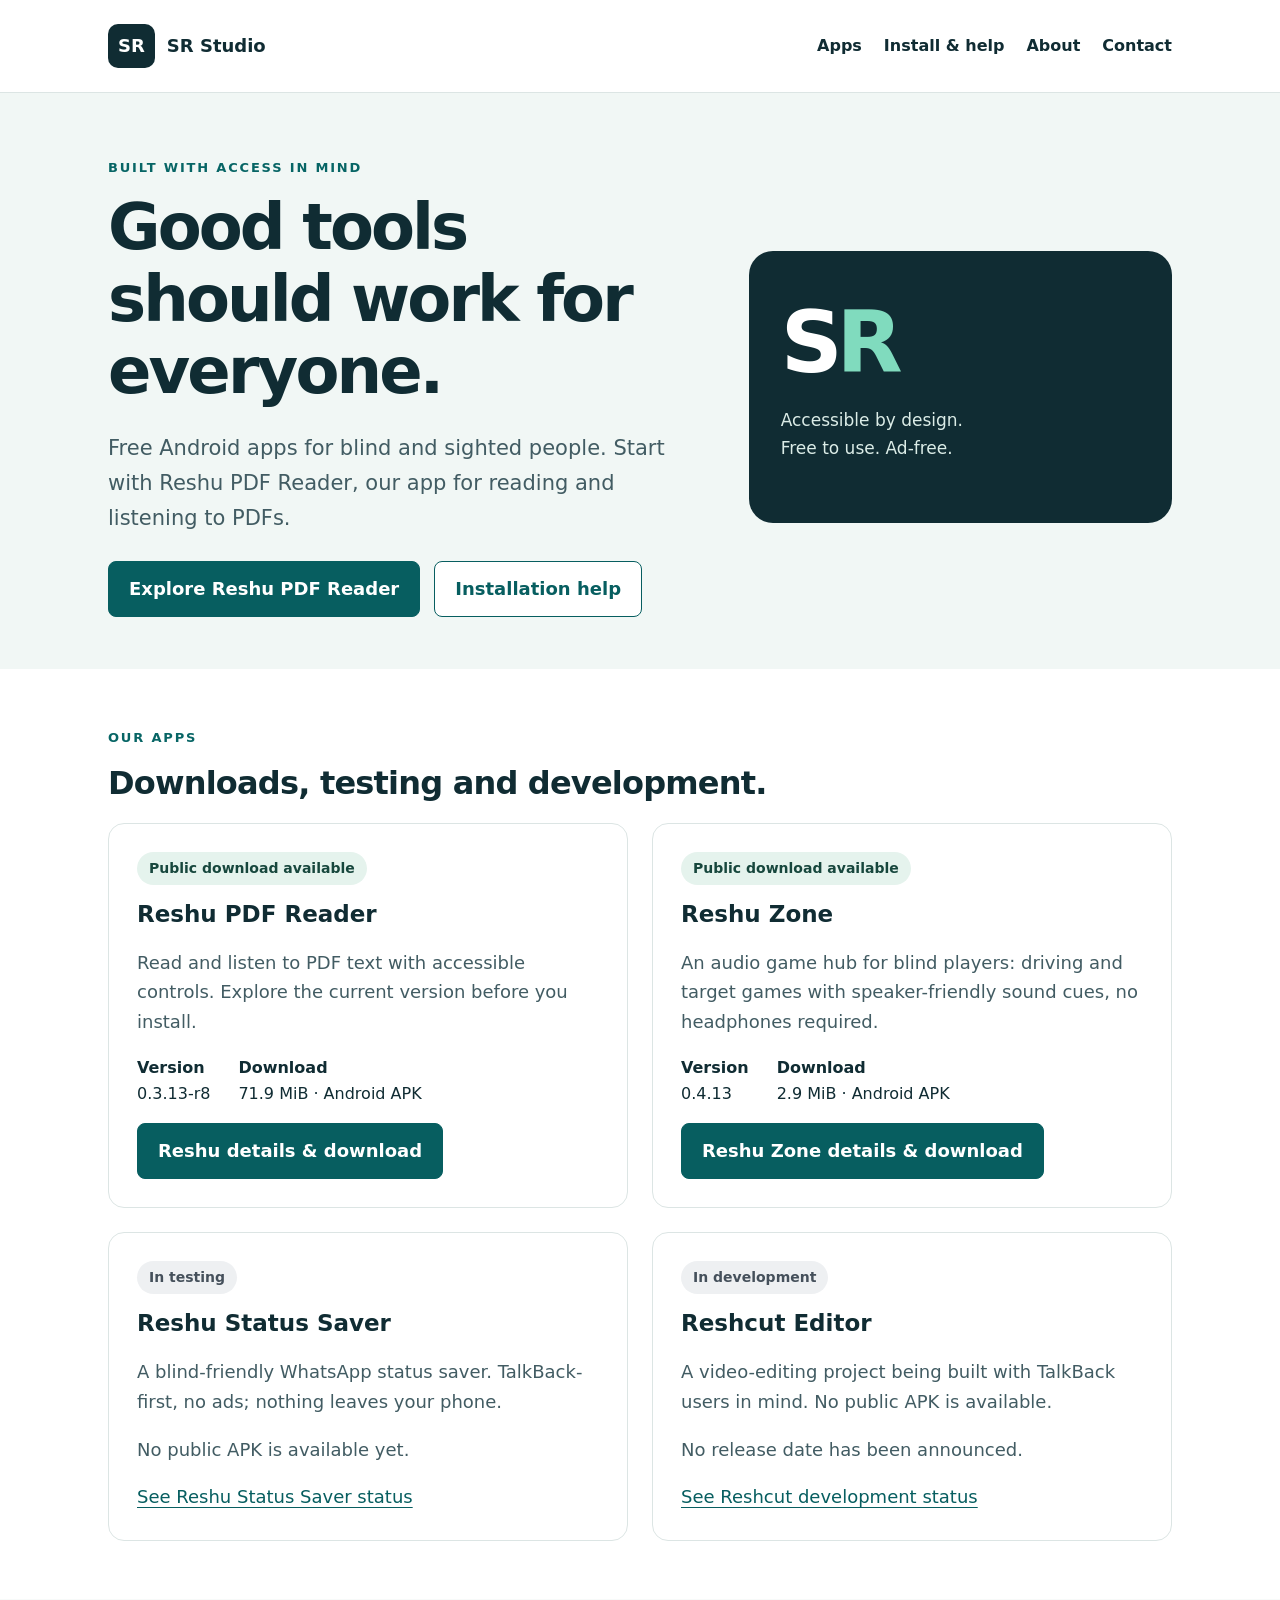
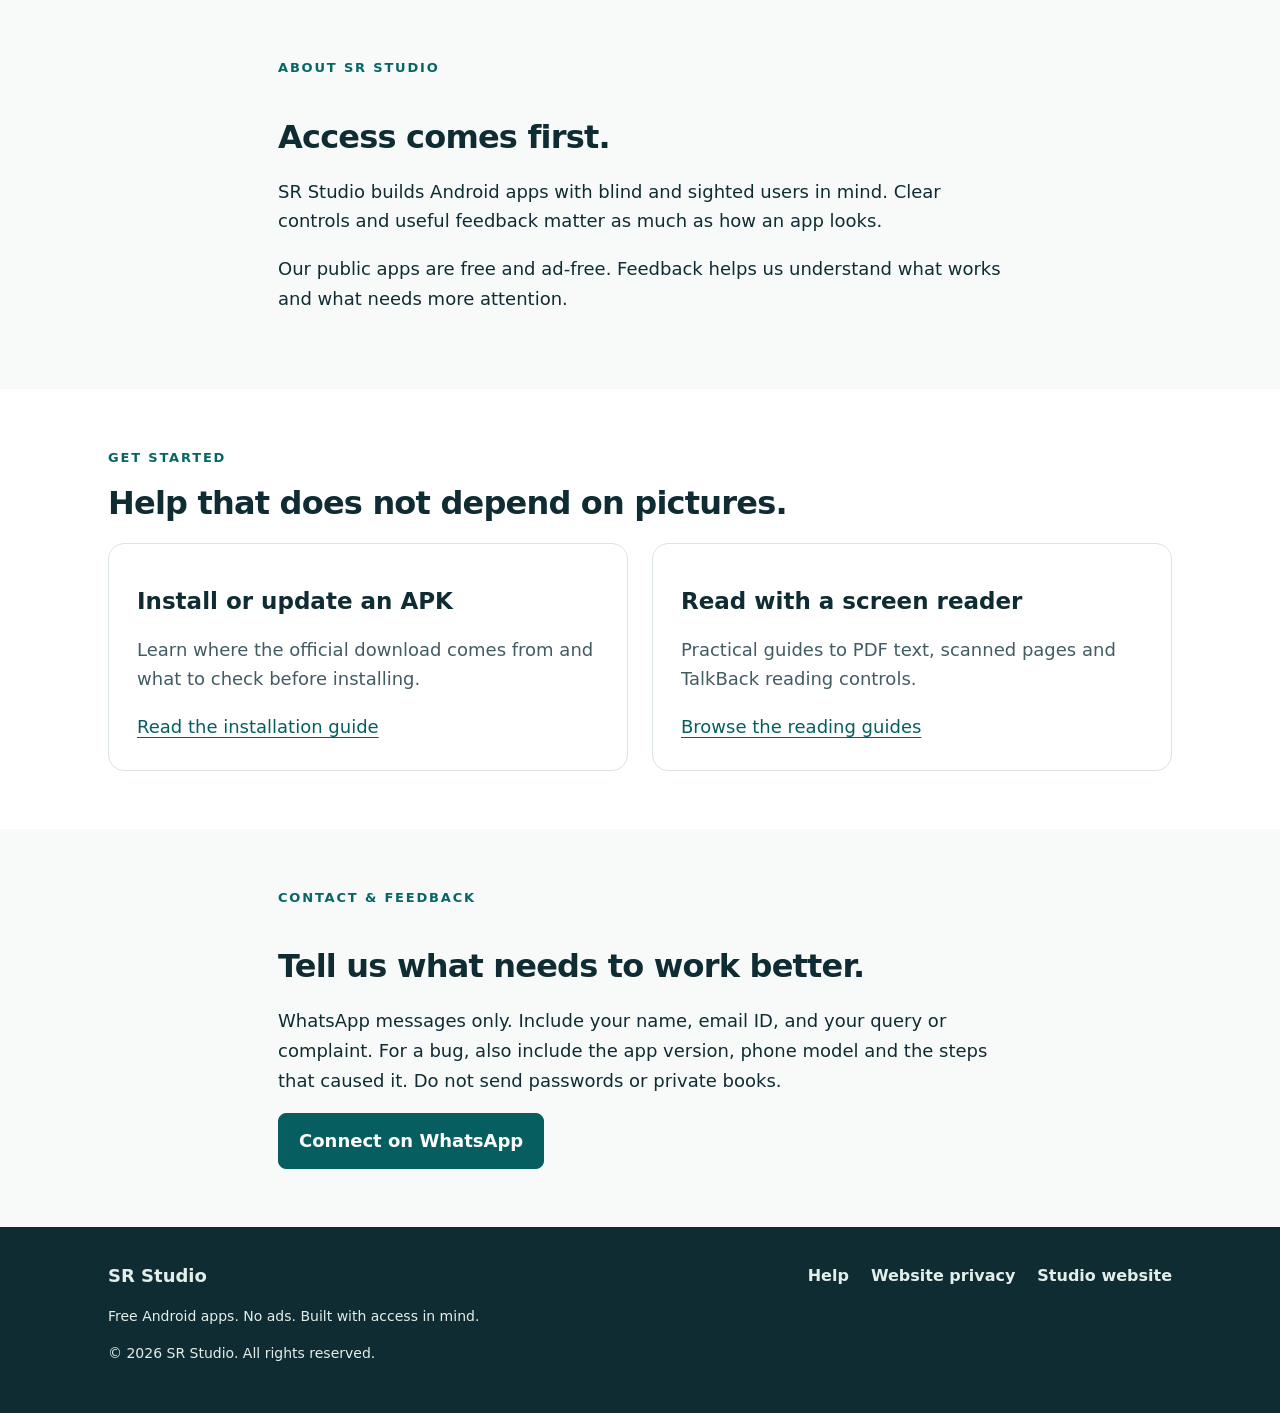
<file: index.html>
<!doctype html>
<html lang="en">
<head>
<meta charset="utf-8">
<meta http-equiv="Content-Security-Policy" content="default-src 'none'; style-src 'self'; img-src 'self'; font-src 'self'; base-uri 'none'; form-action 'none'; object-src 'none'; upgrade-insecure-requests">
<meta name="referrer" content="no-referrer">
<meta name="viewport" content="width=device-width,initial-scale=1">
<meta name="theme-color" content="#102c33">
<title>Accessible Android apps | SR Studio</title>
<meta name="description" content="Explore Reshu PDF Reader, download public version 0.3.13-r8, and see the development status of Reshcut. Free Android apps from SR Studio.">
<link rel="canonical" href="https://razashane548-debug.github.io/srq-builds/">
<meta property="og:type" content="website">
<meta property="og:site_name" content="SR Studio">
<meta property="og:title" content="Accessible Android apps">
<meta property="og:description" content="Explore Reshu PDF Reader, download public version 0.3.13-r8, and see the development status of Reshcut. Free Android apps from SR Studio.">
<meta property="og:url" content="https://razashane548-debug.github.io/srq-builds/">
<meta property="og:image" content="https://razashane548-debug.github.io/srq-builds/assets/social.png">
<meta property="og:image:alt" content="SR Studio: Good tools should work for everyone.">
<meta name="twitter:card" content="summary_large_image">
<link rel="icon" href="assets/favicon.svg">
<link rel="stylesheet" href="assets/site.css">
</head>
<body>
<a class="skip" href="#main">Skip to main content</a>
<header class="header">
<div class="wrap bar">
<a class="brand" href="./" aria-label="SR Studio home">
<span class="mark" aria-hidden="true">SR</span>SR Studio</a>
<nav aria-label="Main navigation">
<a href="./#apps">Apps</a>
<a href="help/">Install &amp; help</a>
<a href="./#about">About</a>
<a href="./#contact">Contact</a>
</nav>
</div>
</header>
<main id="main">
<section class="hero">
<div class="wrap hero-grid">
<div>
<p class="eyebrow">Built with access in mind</p>
<h1>Good tools should work for everyone.</h1>
<p class="lead">Free Android apps for blind and sighted people. Start with Reshu PDF Reader, our app for reading and listening to PDFs.</p>
<div class="actions">
<a class="button primary" href="reshu/">Explore Reshu PDF Reader</a>
<a class="button secondary" href="help/">Installation help</a>
</div>
</div>
<div class="identity" aria-hidden="true">
<div class="big">S<span>R</span>
</div>
<p>Accessible by design.<br>Free to use. Ad-free.</p>
</div>
</div>
</section>
<section class="section" id="apps">
<div class="wrap">
<p class="eyebrow">Our apps</p>
<h2>Downloads, testing and development.</h2>
<div class="grid">
<article class="card">
<span class="badge">Public download available</span>
<h3>Reshu PDF Reader</h3>
<p>Read and listen to PDF text with accessible controls. Explore the current version before you install.</p>
<ul class="facts">
<li>
<strong>Version</strong>0.3.13-r8</li>
<li>
<strong>Download</strong>71.9 MiB · Android APK</li>
</ul>
<a class="button primary" href="reshu/">Reshu details &amp; download</a>
</article>
<article class="card">
<span class="badge">Public download available</span>
<h3>Reshu Zone</h3>
<p>An audio game hub for blind players: driving and target games with speaker-friendly sound cues, no headphones required.</p>
<ul class="facts">
<li>
<strong>Version</strong>0.4.13</li>
<li>
<strong>Download</strong>2.9 MiB · Android APK</li>
</ul>
<a class="button primary" href="https://srstudio.dpdns.org/apps/reshu-zone/">Reshu Zone details &amp; download</a>
</article>
<article class="card">
<span class="badge neutral">In testing</span>
<h3>Reshu Status Saver</h3>
<p>A blind-friendly WhatsApp status saver. TalkBack-first, no ads; nothing leaves your phone.</p>
<p>No public APK is available yet.</p>
<a href="statussaver/">See Reshu Status Saver status</a>
</article>
<article class="card">
<span class="badge neutral">In development</span>
<h3>Reshcut Editor</h3>
<p>A video-editing project being built with TalkBack users in mind. No public APK is available.</p>
<p>No release date has been announced.</p>
<a href="reshcut/">See Reshcut development status</a>
</article>
</div>
</div>
</section>
<section class="section soft" id="about">
<div class="wrap prose">
<p class="eyebrow">About SR Studio</p>
<h2>Access comes first.</h2>
<p>SR Studio builds Android apps with blind and sighted users in mind. Clear controls and useful feedback matter as much as how an app looks.</p>
<p>Our public apps are free and ad-free. Feedback helps us understand what works and what needs more attention.</p>
</div>
</section>
<section class="section">
<div class="wrap">
<p class="eyebrow">Get started</p>
<h2>Help that does not depend on pictures.</h2>
<div class="grid">
<article class="card">
<h3>Install or update an APK</h3>
<p>Learn where the official download comes from and what to check before installing.</p>
<a href="help/">Read the installation guide</a>
</article>
<article class="card">
<h3>Read with a screen reader</h3>
<p>Practical guides to PDF text, scanned pages and TalkBack reading controls.</p>
<a href="https://srstudio.dpdns.org/#guides">Browse the reading guides</a>
</article>
</div>
</div>
</section>
<section class="section soft" id="contact">
<div class="wrap prose">
<p class="eyebrow">Contact &amp; feedback</p>
<h2>Tell us what needs to work better.</h2>
<p>WhatsApp messages only. Include your name, email ID, and your query or complaint. For a bug, also include the app version, phone model and the steps that caused it. Do not send passwords or private books.</p>
<a class="button primary" href="https://wa.me/919905969935">Connect on WhatsApp</a>
</div>
</section>
</main>
<footer class="footer">
<div class="wrap">
<div class="bar">
<strong>SR Studio</strong>
<nav aria-label="Footer navigation">
<a href="help/">Help</a>
<a href="privacy/">Website privacy</a>
<a href="https://srstudio.dpdns.org/">Studio website</a>
</nav>
</div>
<p>Free Android apps. No ads. Built with access in mind.</p>
<p>© 2026 SR Studio. All rights reserved.</p>
</div>
</footer>
</body>
</html>
</file>
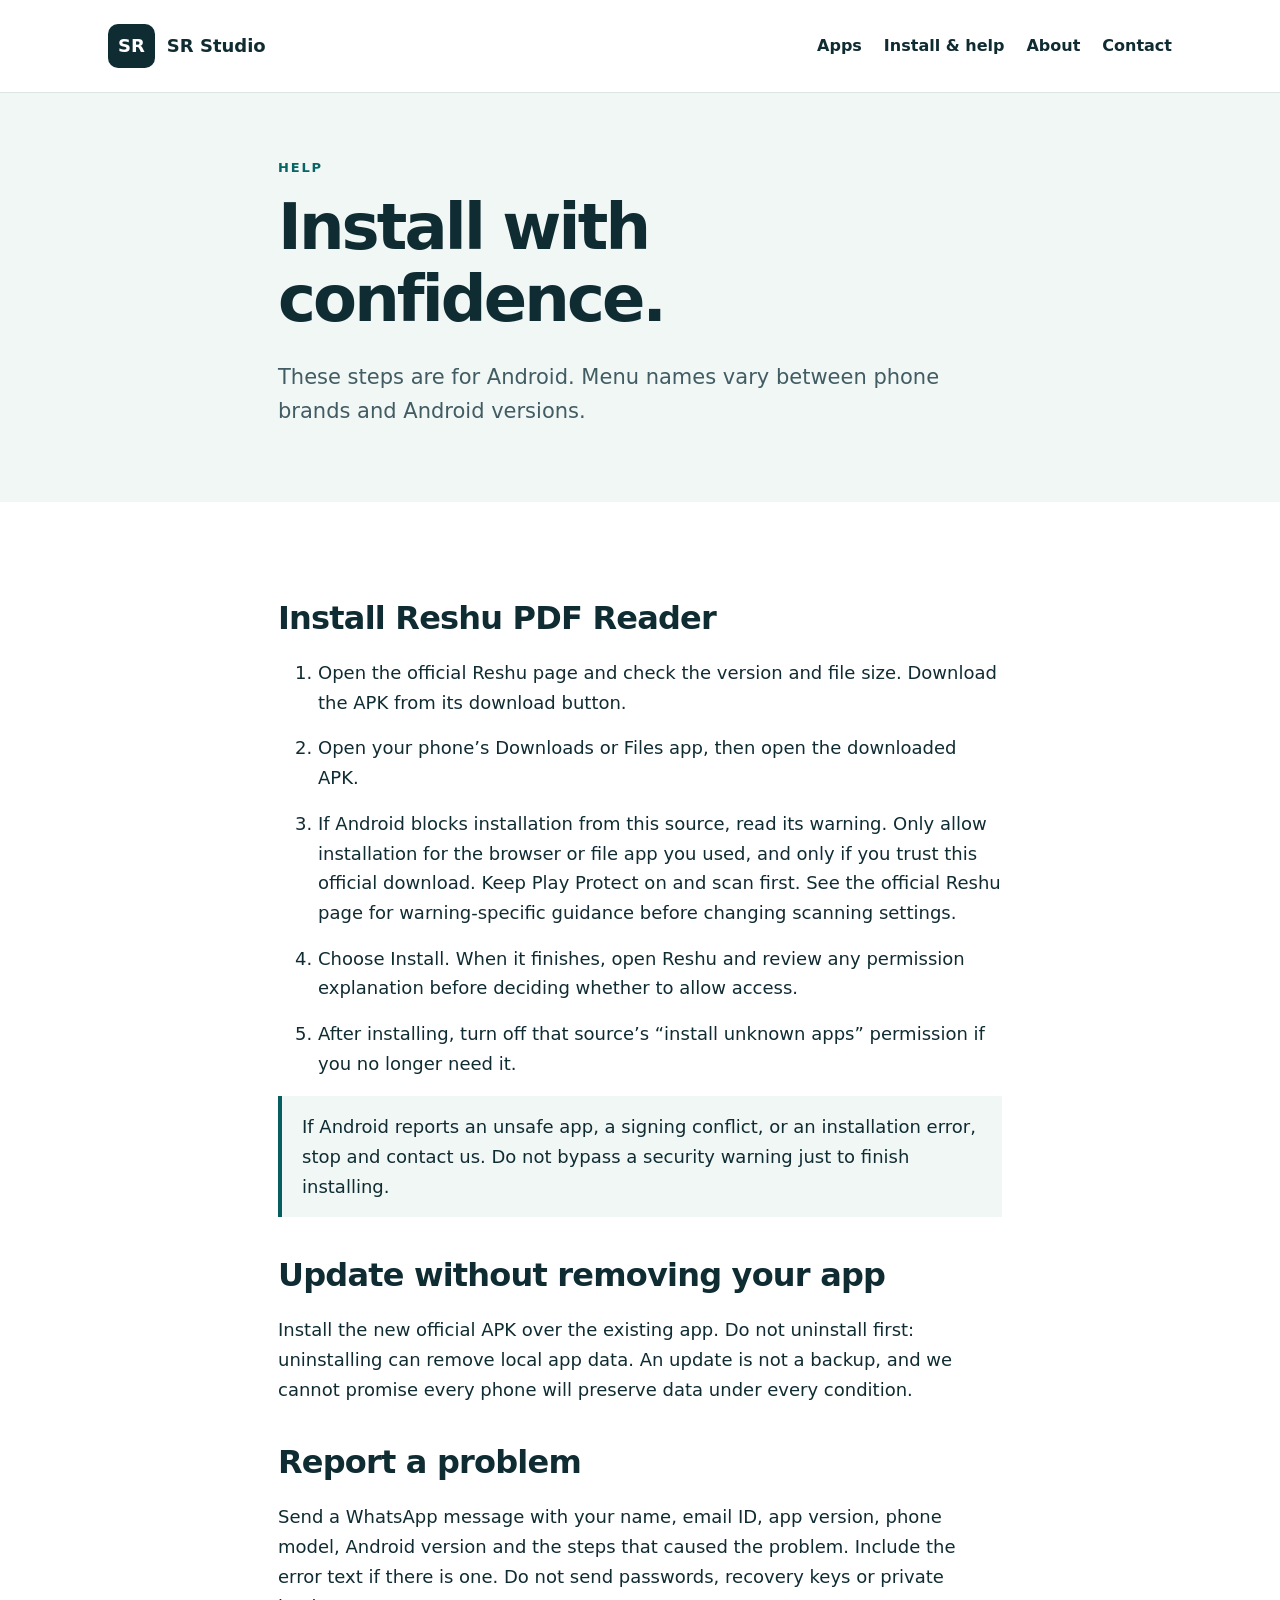
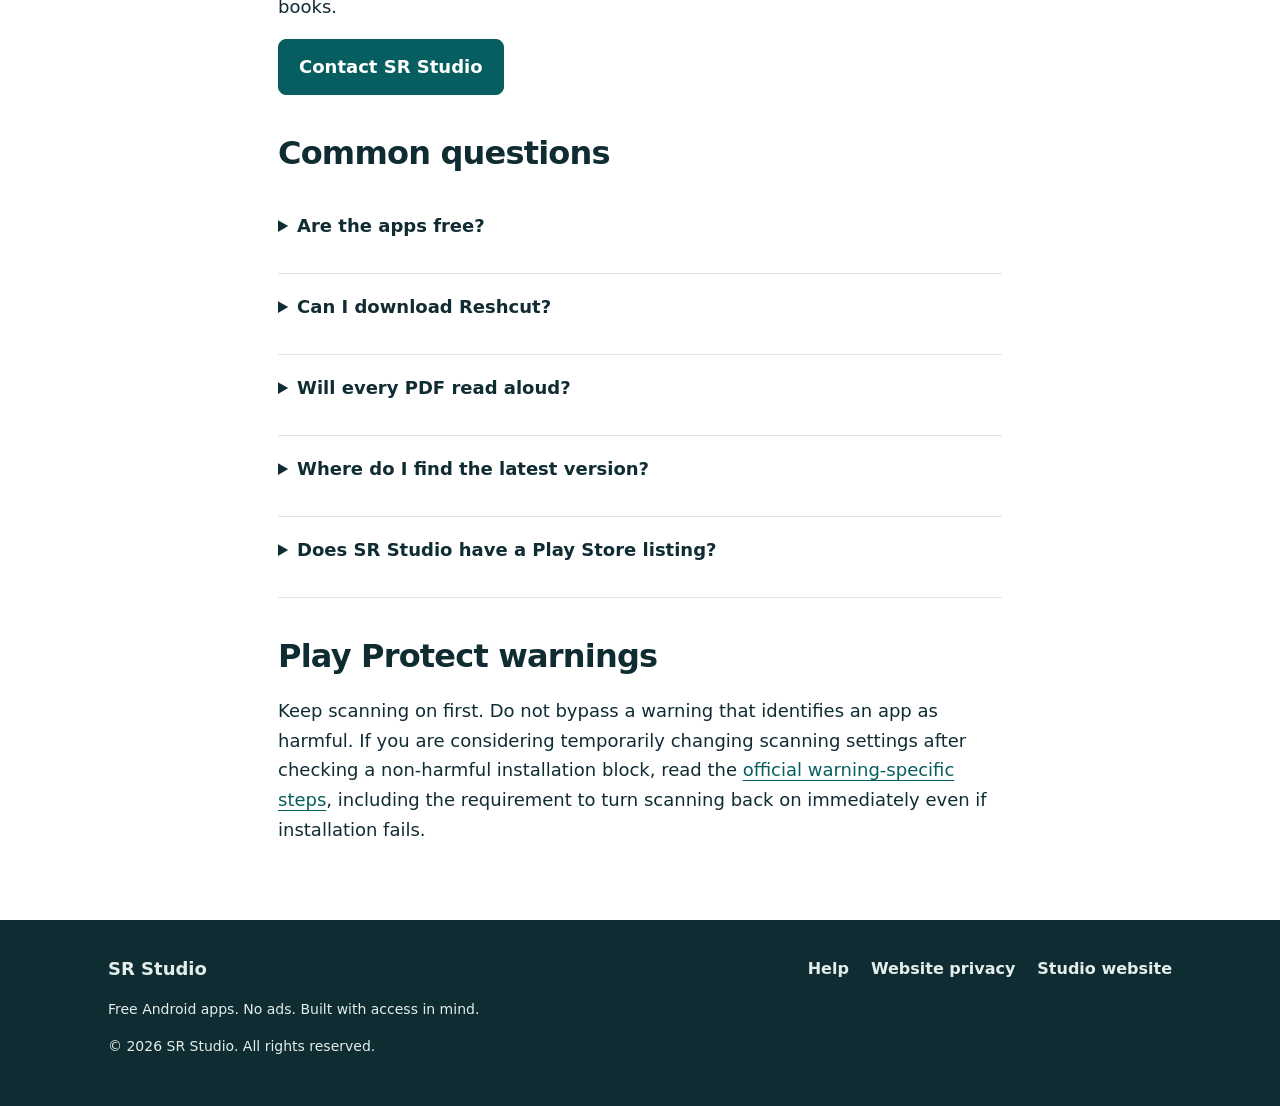
<file: help/index.html>
<!DOCTYPE html>

<html lang="en">
<head>
<meta charset="utf-8"/>
<meta content="default-src 'none'; style-src 'self'; img-src 'self'; font-src 'self'; base-uri 'none'; form-action 'none'; object-src 'none'; upgrade-insecure-requests" http-equiv="Content-Security-Policy"/>
<meta content="no-referrer" name="referrer"/>
<meta content="width=device-width,initial-scale=1" name="viewport"/>
<meta content="#102c33" name="theme-color"/>
<title>Install, update &amp; get help | SR Studio</title>
<meta content="Install or update an official SR Studio Android APK, understand download warnings and get accessible support." name="description"/>
<link href="https://razashane548-debug.github.io/srq-builds/help/" rel="canonical"/>
<meta content="website" property="og:type"/>
<meta content="SR Studio" property="og:site_name"/>
<meta content="Install, update &amp; get help" property="og:title"/>
<meta content="Install or update an official SR Studio Android APK, understand download warnings and get accessible support." property="og:description"/>
<meta content="https://razashane548-debug.github.io/srq-builds/help/" property="og:url"/>
<meta content="https://razashane548-debug.github.io/srq-builds/assets/social.png" property="og:image"/>
<meta content="SR Studio: Good tools should work for everyone." property="og:image:alt"/>
<meta content="summary_large_image" name="twitter:card"/>
<link href="../assets/favicon.svg" rel="icon"/>
<link href="../assets/site.css" rel="stylesheet"/>
</head>
<body>
<a class="skip" href="#main">Skip to main content</a>
<header class="header">
<div class="wrap bar">
<a aria-label="SR Studio home" class="brand" href="../">
<span aria-hidden="true" class="mark">SR</span>SR Studio</a>
<nav aria-label="Main navigation">
<a href="../#apps">Apps</a>
<a href="../help/">Install &amp; help</a>
<a href="../#about">About</a>
<a href="../#contact">Contact</a>
</nav>
</div>
</header>
<main id="main">
<section class="hero">
<div class="wrap prose">
<p class="eyebrow">Help</p>
<h1>Install with confidence.</h1>
<p class="lead">These steps are for Android. Menu names vary between phone brands and Android versions.</p>
</div>
</section>
<section class="section">
<div class="wrap prose">
<h2>Install Reshu PDF Reader</h2>
<ol class="steps">
<li>Open the official Reshu page and check the version and file size. Download the APK from its download button.</li>
<li>Open your phone’s Downloads or Files app, then open the downloaded APK.</li>
<li>If Android blocks installation from this source, read its warning. Only allow installation for the browser or file app you used, and only if you trust this official download. Keep Play Protect on and scan first. See the official Reshu page for warning-specific guidance before changing scanning settings.</li>
<li>Choose Install. When it finishes, open Reshu and review any permission explanation before deciding whether to allow access.</li>
<li>After installing, turn off that source’s “install unknown apps” permission if you no longer need it.</li>
</ol>
<p class="note">If Android reports an unsafe app, a signing conflict, or an installation error, stop and contact us. Do not bypass a security warning just to finish installing.</p>
<h2>Update without removing your app</h2>
<p>Install the new official APK over the existing app. Do not uninstall first: uninstalling can remove local app data. An update is not a backup, and we cannot promise every phone will preserve data under every condition.</p>
<h2>Report a problem</h2>
<p>Send a WhatsApp message with your name, email ID, app version, phone model, Android version and the steps that caused the problem. Include the error text if there is one. Do not send passwords, recovery keys or private books.</p>
<a class="button primary" href="../#contact">Contact SR Studio</a>
<div class="faq">
<h2>Common questions</h2>
<details>
<summary>Are the apps free?</summary>
<p>Our public apps are free and ad-free. No payment is required to download the public Reshu APK.</p>
</details>
<details>
<summary>Can I download Reshcut?</summary>
<p>No. Reshcut is in development, with no public APK or announced release date.</p>
</details>
<details>
<summary>Will every PDF read aloud?</summary>
<p>No. PDF text, reading order, scans and available speech voices can affect the result. See our reading guides for practical checks.</p>
</details>
<details>
<summary>Where do I find the latest version?</summary>
<p>The official Reshu download page keeps the same address. Check its version before downloading.</p>
</details>
<details>
<summary>Does SR Studio have a Play Store listing?</summary>
<p>This website distributes the public Reshu APK through GitHub Releases. We do not display an unverified store badge or store link.</p>
</details>
</div>
<h2>Play Protect warnings</h2><p>Keep scanning on first. Do not bypass a warning that identifies an app as harmful. If you are considering temporarily changing scanning settings after checking a non-harmful installation block, read the <a href="https://srstudio.dpdns.org/apps/reshu/#play-protect">official warning-specific steps</a>, including the requirement to turn scanning back on immediately even if installation fails.</p></div>
</section>
</main>
<footer class="footer">
<div class="wrap">
<div class="bar">
<strong>SR Studio</strong>
<nav aria-label="Footer navigation">
<a href="../help/">Help</a>
<a href="../privacy/">Website privacy</a>
<a href="https://srstudio.dpdns.org/">Studio website</a>
</nav>
</div>
<p>Free Android apps. No ads. Built with access in mind.</p>
<p>© 2026 SR Studio. All rights reserved.</p>
</div>
</footer>
</body>
</html>
</file>
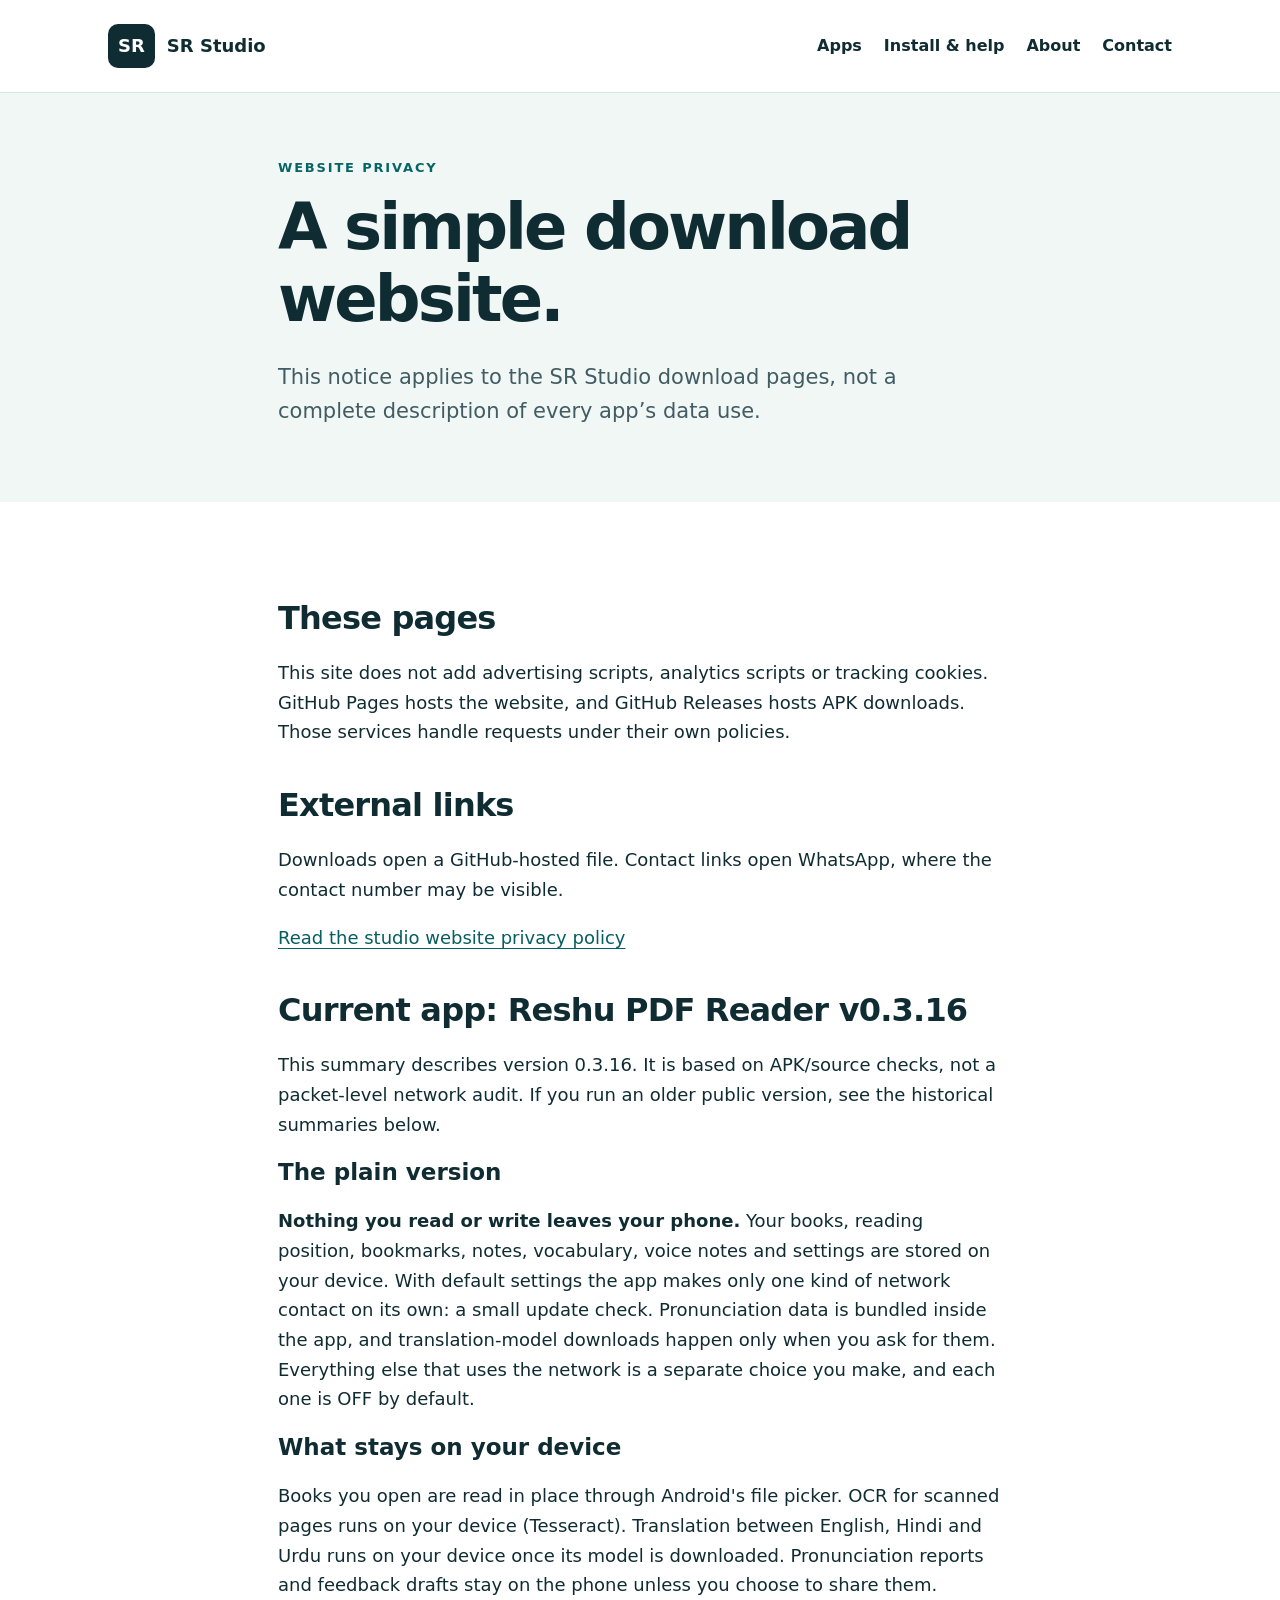
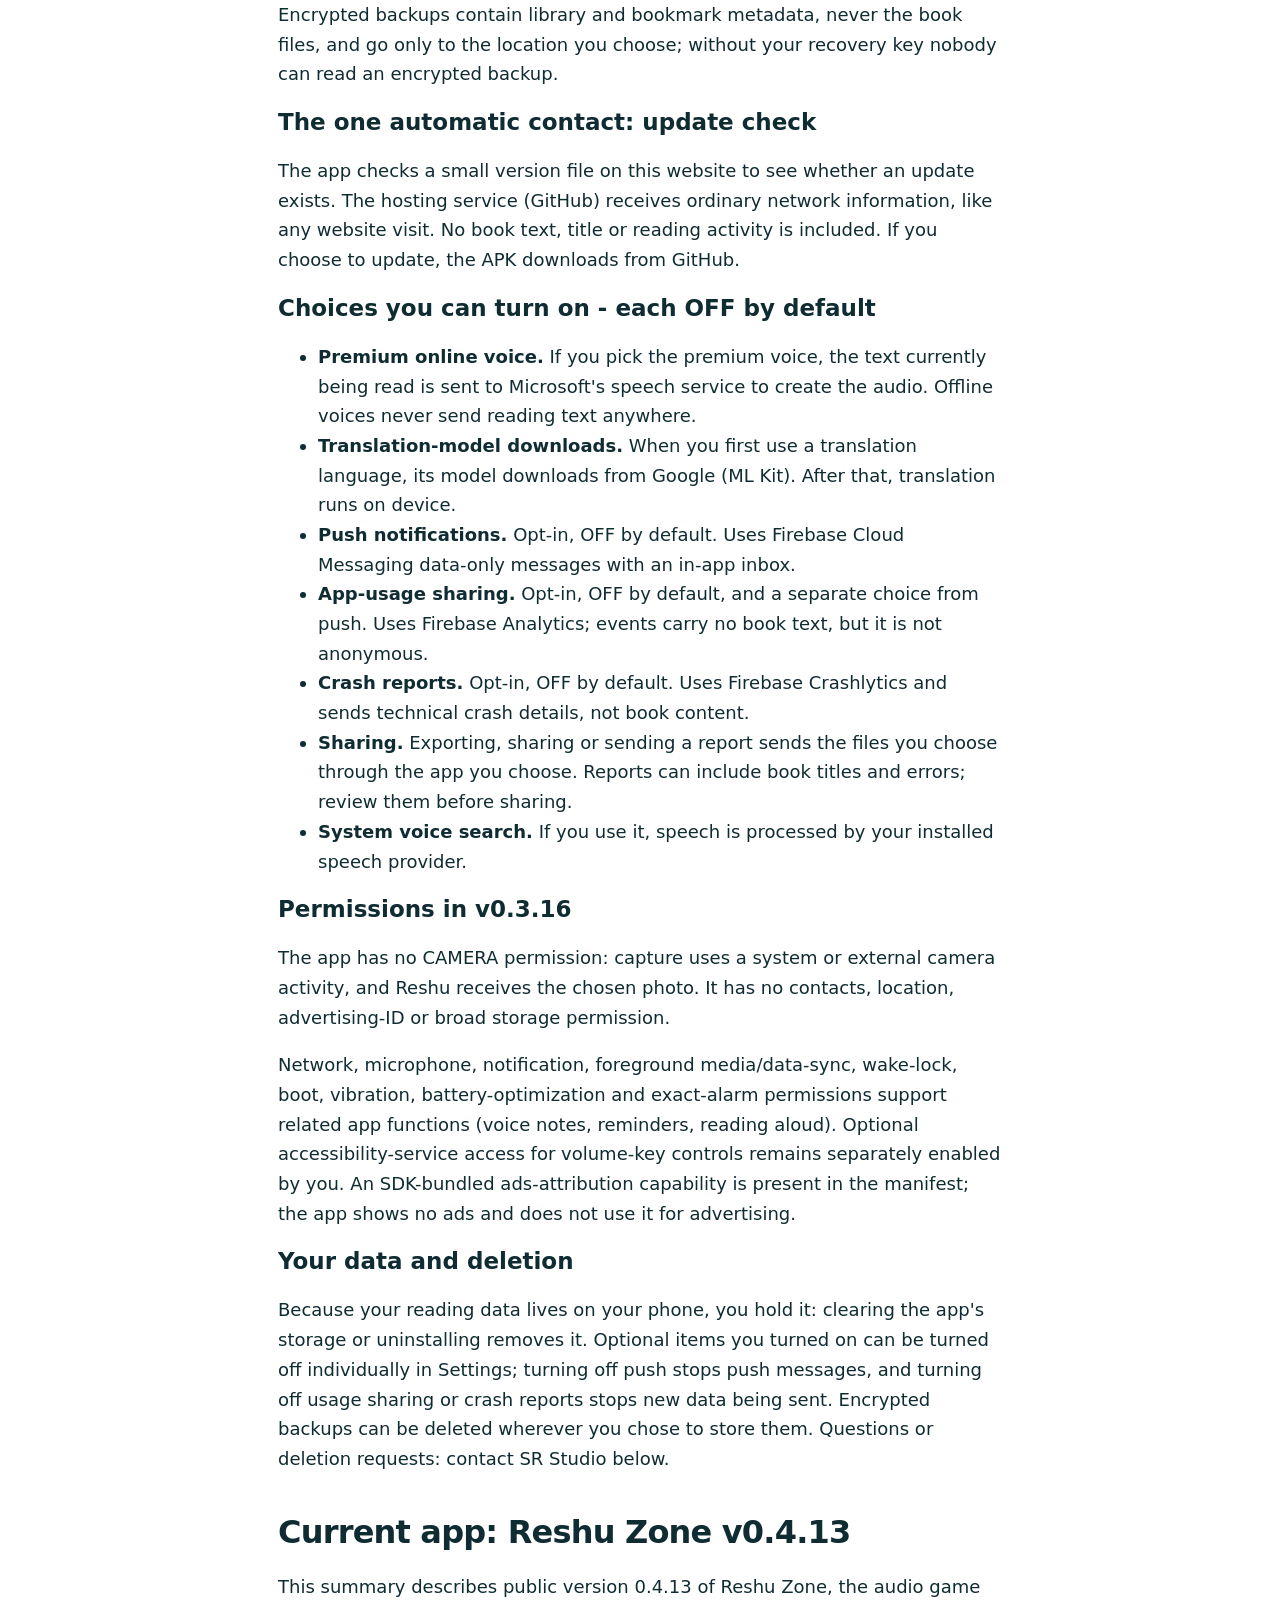
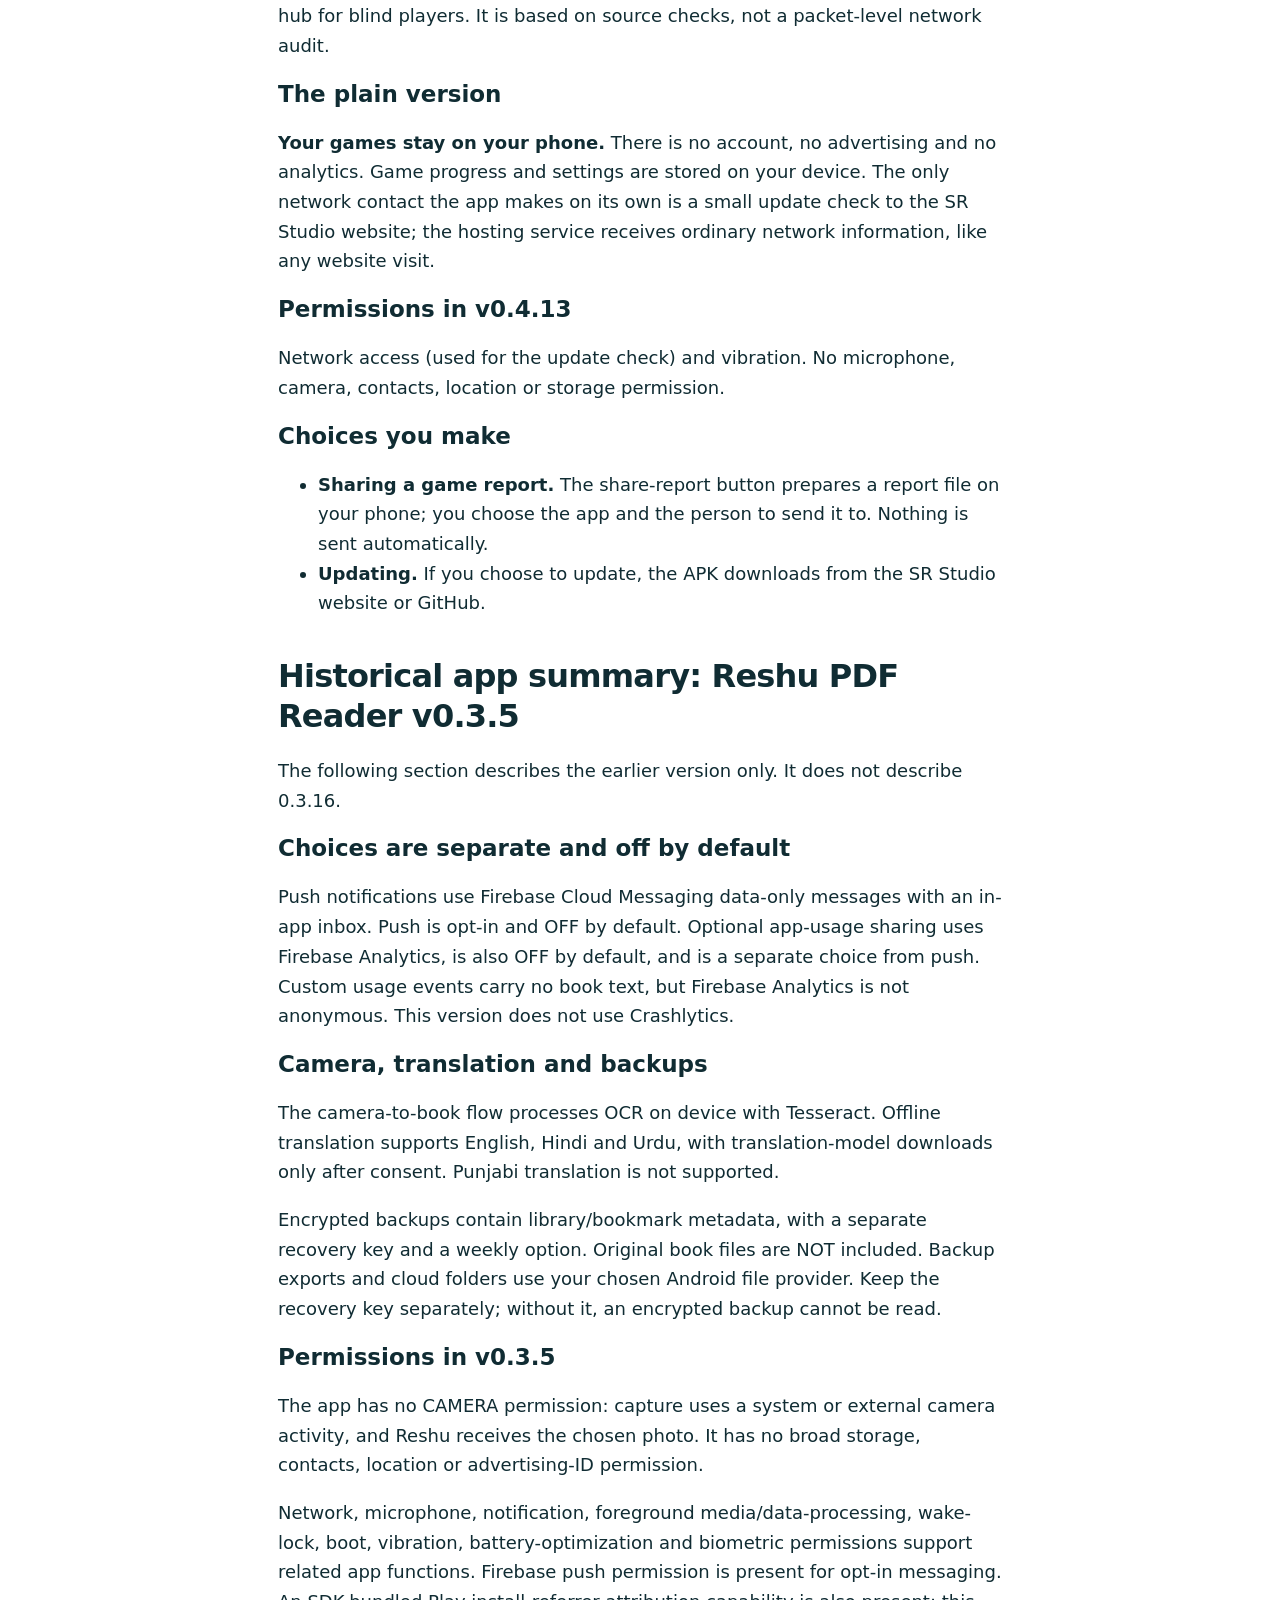
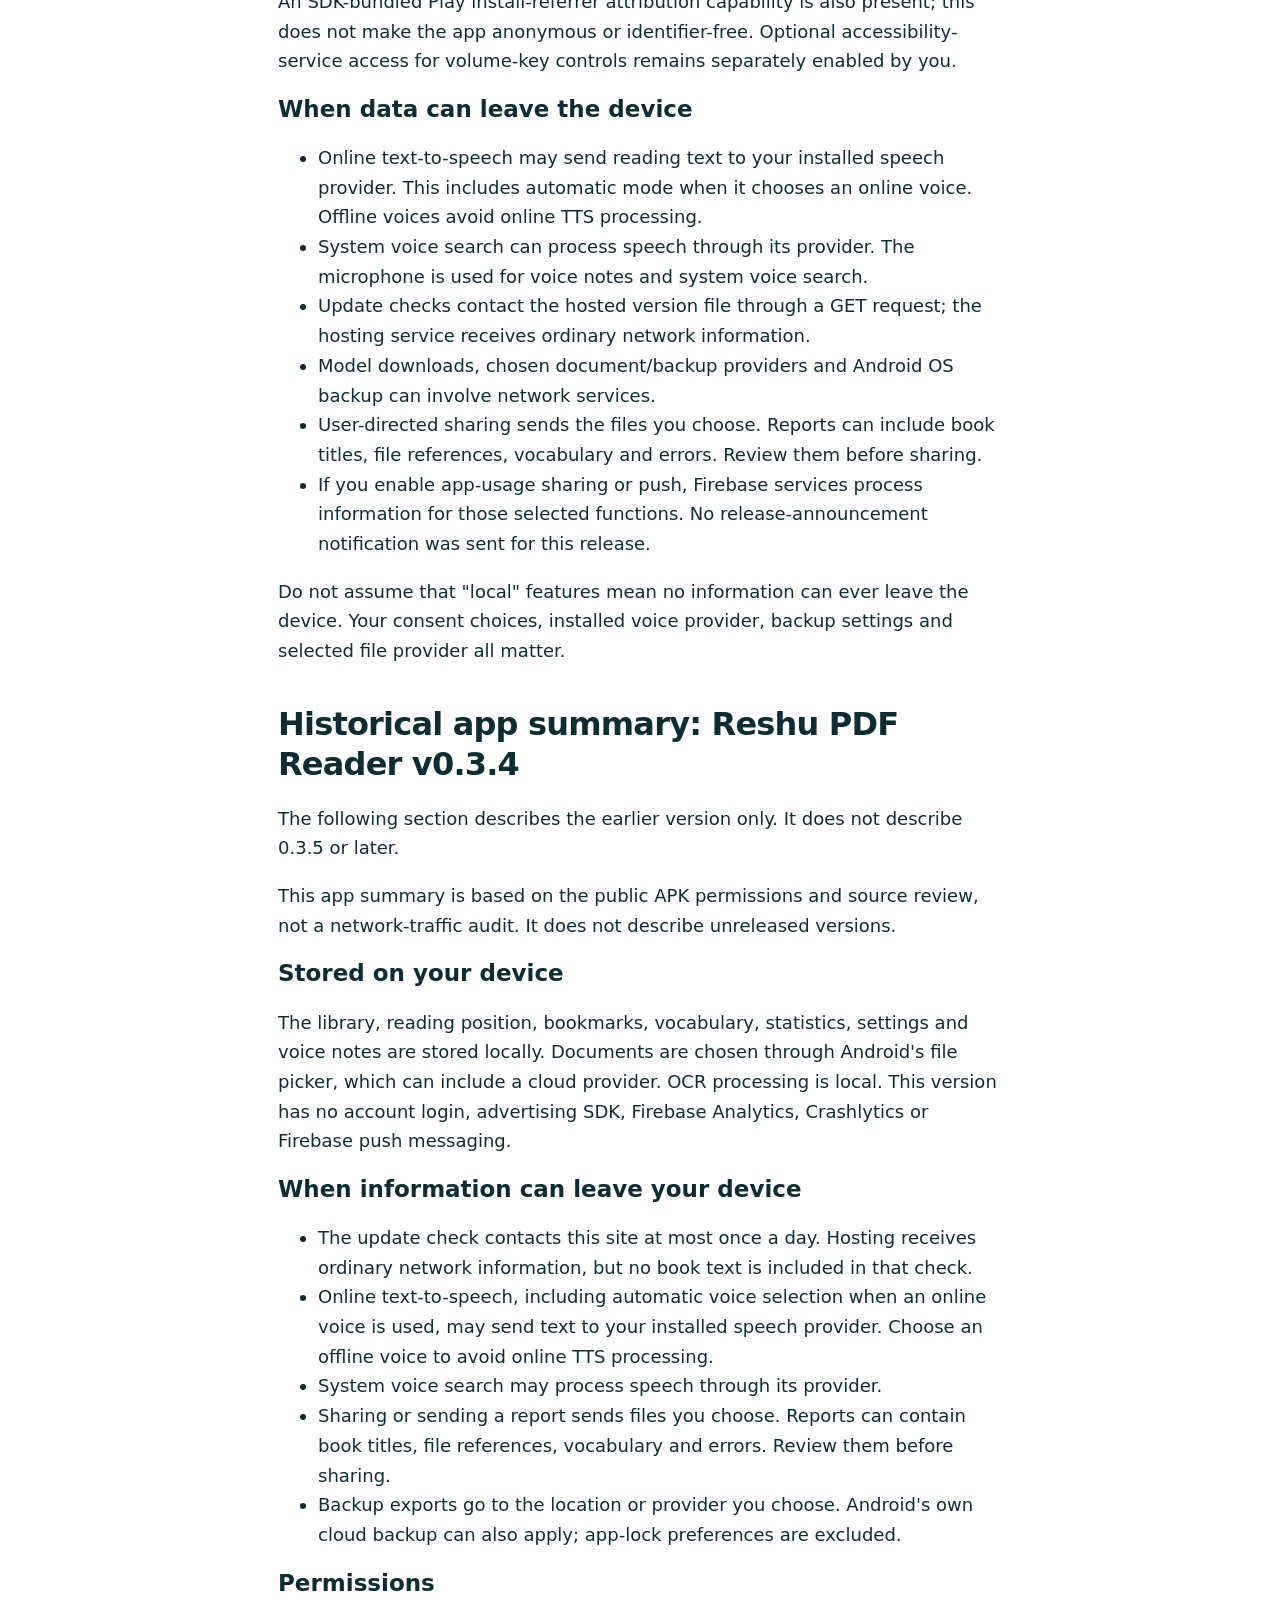
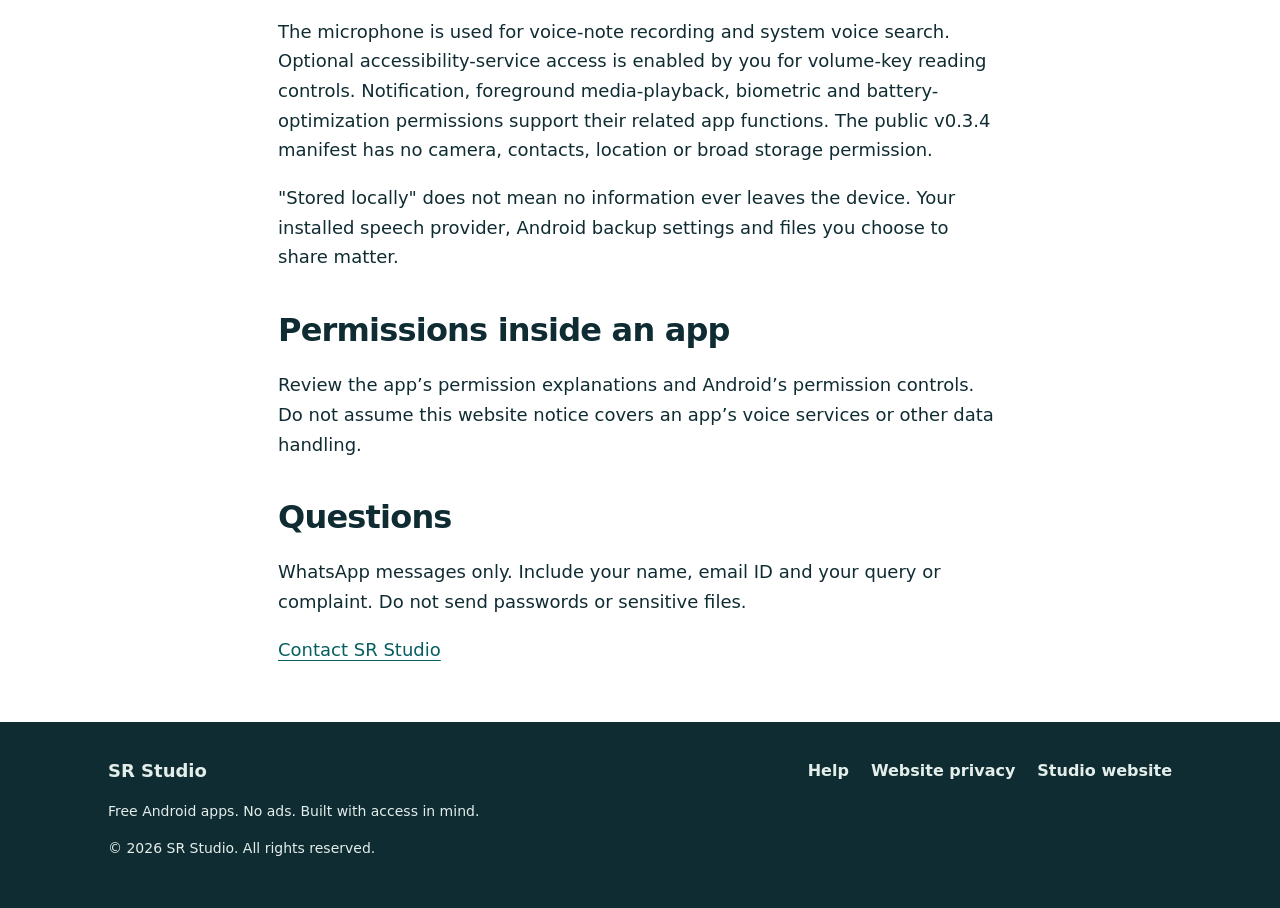
<file: privacy/index.html>
<!doctype html>
<html lang="en">
<head>
<meta charset="utf-8">
<meta http-equiv="Content-Security-Policy" content="default-src 'none'; style-src 'self'; img-src 'self'; font-src 'self'; base-uri 'none'; form-action 'none'; object-src 'none'; upgrade-insecure-requests">
<meta name="referrer" content="no-referrer">
<meta name="viewport" content="width=device-width,initial-scale=1">
<meta name="theme-color" content="#102c33">
<title>Privacy &amp; contact | SR Studio</title>
<meta name="description" content="How the SR Studio download website works, where downloads are hosted, and how the current SR Studio apps handle your data.">
<link rel="canonical" href="https://razashane548-debug.github.io/srq-builds/privacy/">
<meta property="og:type" content="website">
<meta property="og:site_name" content="SR Studio">
<meta property="og:title" content="Privacy &amp; contact">
<meta property="og:description" content="How the SR Studio download website works, where downloads are hosted, and how the current SR Studio apps handle your data.">
<meta property="og:url" content="https://razashane548-debug.github.io/srq-builds/privacy/">
<meta property="og:image" content="https://razashane548-debug.github.io/srq-builds/assets/social.png">
<meta property="og:image:alt" content="SR Studio: Good tools should work for everyone.">
<meta name="twitter:card" content="summary_large_image">
<link rel="icon" href="../assets/favicon.svg">
<link rel="stylesheet" href="../assets/site.css">
</head>
<body>
<a class="skip" href="#main">Skip to main content</a>
<header class="header">
<div class="wrap bar">
<a class="brand" href="../" aria-label="SR Studio home">
<span class="mark" aria-hidden="true">SR</span>SR Studio</a>
<nav aria-label="Main navigation">
<a href="../#apps">Apps</a>
<a href="../help/">Install &amp; help</a>
<a href="../#about">About</a>
<a href="../#contact">Contact</a>
</nav>
</div>
</header>
<main id="main">
<section class="hero">
<div class="wrap prose">
<p class="eyebrow">Website privacy</p>
<h1>A simple download website.</h1>
<p class="lead">This notice applies to the SR Studio download pages, not a complete description of every app’s data use.</p>
</div>
</section>
<section class="section">
<div class="wrap prose">
<h2>These pages</h2>
<p>This site does not add advertising scripts, analytics scripts or tracking cookies. GitHub Pages hosts the website, and GitHub Releases hosts APK downloads. Those services handle requests under their own policies.</p>
<h2>External links</h2>
<p>Downloads open a GitHub-hosted file. Contact links open WhatsApp, where the contact number may be visible.</p>
<p>
<a href="https://srstudio.dpdns.org/privacy-policy">Read the studio website privacy policy</a>
</p>
<h2>Current app: Reshu PDF Reader v0.3.16</h2>
<p>This summary describes version 0.3.16. It is based on APK/source checks, not a packet-level network audit. If you run an older public version, see the historical summaries below.</p>
<h3>The plain version</h3>
<p><strong>Nothing you read or write leaves your phone.</strong> Your books, reading position, bookmarks, notes, vocabulary, voice notes and settings are stored on your device. With default settings the app makes only one kind of network contact on its own: a small update check. Pronunciation data is bundled inside the app, and translation-model downloads happen only when you ask for them. Everything else that uses the network is a separate choice you make, and each one is OFF by default.</p>
<h3>What stays on your device</h3>
<p>Books you open are read in place through Android's file picker. OCR for scanned pages runs on your device (Tesseract). Translation between English, Hindi and Urdu runs on your device once its model is downloaded. Pronunciation reports and feedback drafts stay on the phone unless you choose to share them. Encrypted backups contain library and bookmark metadata, never the book files, and go only to the location you choose; without your recovery key nobody can read an encrypted backup.</p>
<h3>The one automatic contact: update check</h3>
<p>The app checks a small version file on this website to see whether an update exists. The hosting service (GitHub) receives ordinary network information, like any website visit. No book text, title or reading activity is included. If you choose to update, the APK downloads from GitHub.</p>
<h3>Choices you can turn on - each OFF by default</h3>
<ul>
<li><strong>Premium online voice.</strong> If you pick the premium voice, the text currently being read is sent to Microsoft's speech service to create the audio. Offline voices never send reading text anywhere.</li>
<li><strong>Translation-model downloads.</strong> When you first use a translation language, its model downloads from Google (ML Kit). After that, translation runs on device.</li>
<li><strong>Push notifications.</strong> Opt-in, OFF by default. Uses Firebase Cloud Messaging data-only messages with an in-app inbox.</li>
<li><strong>App-usage sharing.</strong> Opt-in, OFF by default, and a separate choice from push. Uses Firebase Analytics; events carry no book text, but it is not anonymous.</li>
<li><strong>Crash reports.</strong> Opt-in, OFF by default. Uses Firebase Crashlytics and sends technical crash details, not book content.</li>
<li><strong>Sharing.</strong> Exporting, sharing or sending a report sends the files you choose through the app you choose. Reports can include book titles and errors; review them before sharing.</li>
<li><strong>System voice search.</strong> If you use it, speech is processed by your installed speech provider.</li>
</ul>
<h3>Permissions in v0.3.16</h3>
<p>The app has no CAMERA permission: capture uses a system or external camera activity, and Reshu receives the chosen photo. It has no contacts, location, advertising-ID or broad storage permission.</p>
<p>Network, microphone, notification, foreground media/data-sync, wake-lock, boot, vibration, battery-optimization and exact-alarm permissions support related app functions (voice notes, reminders, reading aloud). Optional accessibility-service access for volume-key controls remains separately enabled by you. An SDK-bundled ads-attribution capability is present in the manifest; the app shows no ads and does not use it for advertising.</p>
<h3>Your data and deletion</h3>
<p>Because your reading data lives on your phone, you hold it: clearing the app's storage or uninstalling removes it. Optional items you turned on can be turned off individually in Settings; turning off push stops push messages, and turning off usage sharing or crash reports stops new data being sent. Encrypted backups can be deleted wherever you chose to store them. Questions or deletion requests: contact SR Studio below.</p>
<h2>Current app: Reshu Zone v0.4.13</h2>
<p>This summary describes public version 0.4.13 of Reshu Zone, the audio game hub for blind players. It is based on source checks, not a packet-level network audit.</p>
<h3>The plain version</h3>
<p><strong>Your games stay on your phone.</strong> There is no account, no advertising and no analytics. Game progress and settings are stored on your device. The only network contact the app makes on its own is a small update check to the SR Studio website; the hosting service receives ordinary network information, like any website visit.</p>
<h3>Permissions in v0.4.13</h3>
<p>Network access (used for the update check) and vibration. No microphone, camera, contacts, location or storage permission.</p>
<h3>Choices you make</h3>
<ul>
<li><strong>Sharing a game report.</strong> The share-report button prepares a report file on your phone; you choose the app and the person to send it to. Nothing is sent automatically.</li>
<li><strong>Updating.</strong> If you choose to update, the APK downloads from the SR Studio website or GitHub.</li>
</ul>
<h2>Historical app summary: Reshu PDF Reader v0.3.5</h2>
<p>The following section describes the earlier version only. It does not describe 0.3.16.</p>
<h3>Choices are separate and off by default</h3>
<p>Push notifications use Firebase Cloud Messaging data-only messages with an in-app inbox. Push is opt-in and OFF by default. Optional app-usage sharing uses Firebase Analytics, is also OFF by default, and is a separate choice from push. Custom usage events carry no book text, but Firebase Analytics is not anonymous. This version does not use Crashlytics.</p>
<h3>Camera, translation and backups</h3>
<p>The camera-to-book flow processes OCR on device with Tesseract. Offline translation supports English, Hindi and Urdu, with translation-model downloads only after consent. Punjabi translation is not supported.</p>
<p>Encrypted backups contain library/bookmark metadata, with a separate recovery key and a weekly option. Original book files are NOT included. Backup exports and cloud folders use your chosen Android file provider. Keep the recovery key separately; without it, an encrypted backup cannot be read.</p>
<h3>Permissions in v0.3.5</h3>
<p>The app has no CAMERA permission: capture uses a system or external camera activity, and Reshu receives the chosen photo. It has no broad storage, contacts, location or advertising-ID permission.</p>
<p>Network, microphone, notification, foreground media/data-processing, wake-lock, boot, vibration, battery-optimization and biometric permissions support related app functions. Firebase push permission is present for opt-in messaging. An SDK-bundled Play install-referrer attribution capability is also present; this does not make the app anonymous or identifier-free. Optional accessibility-service access for volume-key controls remains separately enabled by you.</p>
<h3>When data can leave the device</h3>
<ul>
<li>Online text-to-speech may send reading text to your installed speech provider. This includes automatic mode when it chooses an online voice. Offline voices avoid online TTS processing.</li>
<li>System voice search can process speech through its provider. The microphone is used for voice notes and system voice search.</li>
<li>Update checks contact the hosted version file through a GET request; the hosting service receives ordinary network information.</li>
<li>Model downloads, chosen document/backup providers and Android OS backup can involve network services.</li>
<li>User-directed sharing sends the files you choose. Reports can include book titles, file references, vocabulary and errors. Review them before sharing.</li>
<li>If you enable app-usage sharing or push, Firebase services process information for those selected functions. No release-announcement notification was sent for this release.</li>
</ul>
<p>Do not assume that "local" features mean no information can ever leave the device. Your consent choices, installed voice provider, backup settings and selected file provider all matter.</p>
<h2>Historical app summary: Reshu PDF Reader v0.3.4</h2>
<p>The following section describes the earlier version only. It does not describe 0.3.5 or later.</p>
<p>This app summary is based on the public APK permissions and source review, not a network-traffic audit. It does not describe unreleased versions.</p>
<h3>Stored on your device</h3>
<p>The library, reading position, bookmarks, vocabulary, statistics, settings and voice notes are stored locally. Documents are chosen through Android's file picker, which can include a cloud provider. OCR processing is local. This version has no account login, advertising SDK, Firebase Analytics, Crashlytics or Firebase push messaging.</p>
<h3>When information can leave your device</h3>
<ul>
<li>The update check contacts this site at most once a day. Hosting receives ordinary network information, but no book text is included in that check.</li>
<li>Online text-to-speech, including automatic voice selection when an online voice is used, may send text to your installed speech provider. Choose an offline voice to avoid online TTS processing.</li>
<li>System voice search may process speech through its provider.</li>
<li>Sharing or sending a report sends files you choose. Reports can contain book titles, file references, vocabulary and errors. Review them before sharing.</li>
<li>Backup exports go to the location or provider you choose. Android's own cloud backup can also apply; app-lock preferences are excluded.</li>
</ul>
<h3>Permissions</h3>
<p>The microphone is used for voice-note recording and system voice search. Optional accessibility-service access is enabled by you for volume-key reading controls. Notification, foreground media-playback, biometric and battery-optimization permissions support their related app functions. The public v0.3.4 manifest has no camera, contacts, location or broad storage permission.</p>
<p>"Stored locally" does not mean no information ever leaves the device. Your installed speech provider, Android backup settings and files you choose to share matter.</p>
<h2>Permissions inside an app</h2>
<p>Review the app’s permission explanations and Android’s permission controls. Do not assume this website notice covers an app’s voice services or other data handling.</p>
<h2>Questions</h2>
<p>WhatsApp messages only. Include your name, email ID and your query or complaint. Do not send passwords or sensitive files.</p>
<a href="../#contact">Contact SR Studio</a>
</div>
</section>
</main>
<footer class="footer">
<div class="wrap">
<div class="bar">
<strong>SR Studio</strong>
<nav aria-label="Footer navigation">
<a href="../help/">Help</a>
<a href="../privacy/">Website privacy</a>
<a href="https://srstudio.dpdns.org/">Studio website</a>
</nav>
</div>
<p>Free Android apps. No ads. Built with access in mind.</p>
<p>© 2026 SR Studio. All rights reserved.</p>
</div>
</footer>
</body>
</html>
</file>
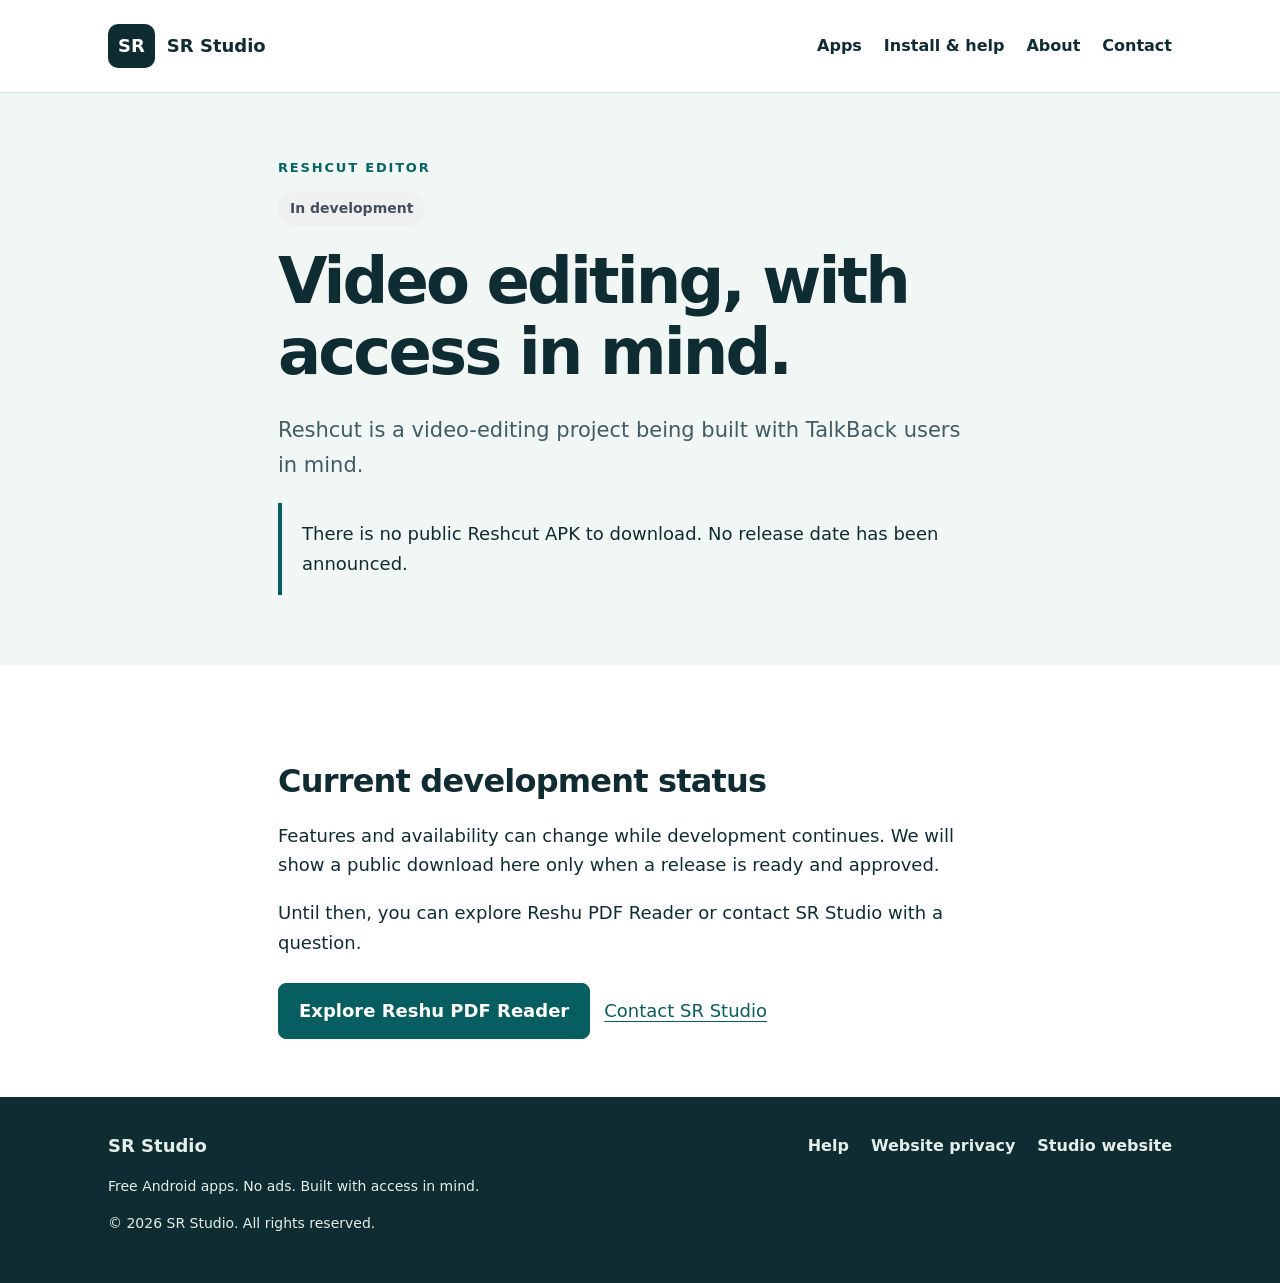
<file: reshcut/index.html>
<!doctype html>
<html lang="en">
<head>
<meta charset="utf-8">
<meta http-equiv="Content-Security-Policy" content="default-src 'none'; style-src 'self'; img-src 'self'; font-src 'self'; base-uri 'none'; form-action 'none'; object-src 'none'; upgrade-insecure-requests">
<meta name="referrer" content="no-referrer">
<meta name="viewport" content="width=device-width,initial-scale=1">
<meta name="theme-color" content="#102c33">
<title>Reshcut Editor: in development | SR Studio</title>
<meta name="description" content="Reshcut is SR Studio’s accessible video-editing project, currently in development. No public APK or release date is available.">
<link rel="canonical" href="https://razashane548-debug.github.io/srq-builds/reshcut/">
<meta property="og:type" content="website">
<meta property="og:site_name" content="SR Studio">
<meta property="og:title" content="Reshcut Editor: in development">
<meta property="og:description" content="Reshcut is SR Studio’s accessible video-editing project, currently in development. No public APK or release date is available.">
<meta property="og:url" content="https://razashane548-debug.github.io/srq-builds/reshcut/">
<meta property="og:image" content="https://razashane548-debug.github.io/srq-builds/assets/social.png">
<meta property="og:image:alt" content="SR Studio: Good tools should work for everyone.">
<meta name="twitter:card" content="summary_large_image">
<link rel="icon" href="../assets/favicon.svg">
<link rel="stylesheet" href="../assets/site.css">
</head>
<body>
<a class="skip" href="#main">Skip to main content</a>
<header class="header">
<div class="wrap bar">
<a class="brand" href="../" aria-label="SR Studio home">
<span class="mark" aria-hidden="true">SR</span>SR Studio</a>
<nav aria-label="Main navigation">
<a href="../#apps">Apps</a>
<a href="../help/">Install &amp; help</a>
<a href="../#about">About</a>
<a href="../#contact">Contact</a>
</nav>
</div>
</header>
<main id="main">
<section class="hero">
<div class="wrap prose">
<p class="eyebrow">Reshcut Editor</p>
<span class="badge neutral">In development</span>
<h1 class="app-title">Video editing, with access in mind.</h1>
<p class="lead">Reshcut is a video-editing project being built with TalkBack users in mind.</p>
<p class="note">There is no public Reshcut APK to download. No release date has been announced.</p>
</div>
</section>
<section class="section">
<div class="wrap prose">
<h2>Current development status</h2>
<p>Features and availability can change while development continues. We will show a public download here only when a release is ready and approved.</p>
<p>Until then, you can explore Reshu PDF Reader or contact SR Studio with a question.</p>
<div class="actions">
<a class="button primary" href="../reshu/">Explore Reshu PDF Reader</a>
<a href="../#contact">Contact SR Studio</a>
</div>
</div>
</section>
</main>
<footer class="footer">
<div class="wrap">
<div class="bar">
<strong>SR Studio</strong>
<nav aria-label="Footer navigation">
<a href="../help/">Help</a>
<a href="../privacy/">Website privacy</a>
<a href="https://srstudio.dpdns.org/">Studio website</a>
</nav>
</div>
<p>Free Android apps. No ads. Built with access in mind.</p>
<p>© 2026 SR Studio. All rights reserved.</p>
</div>
</footer>
</body>
</html>
</file>
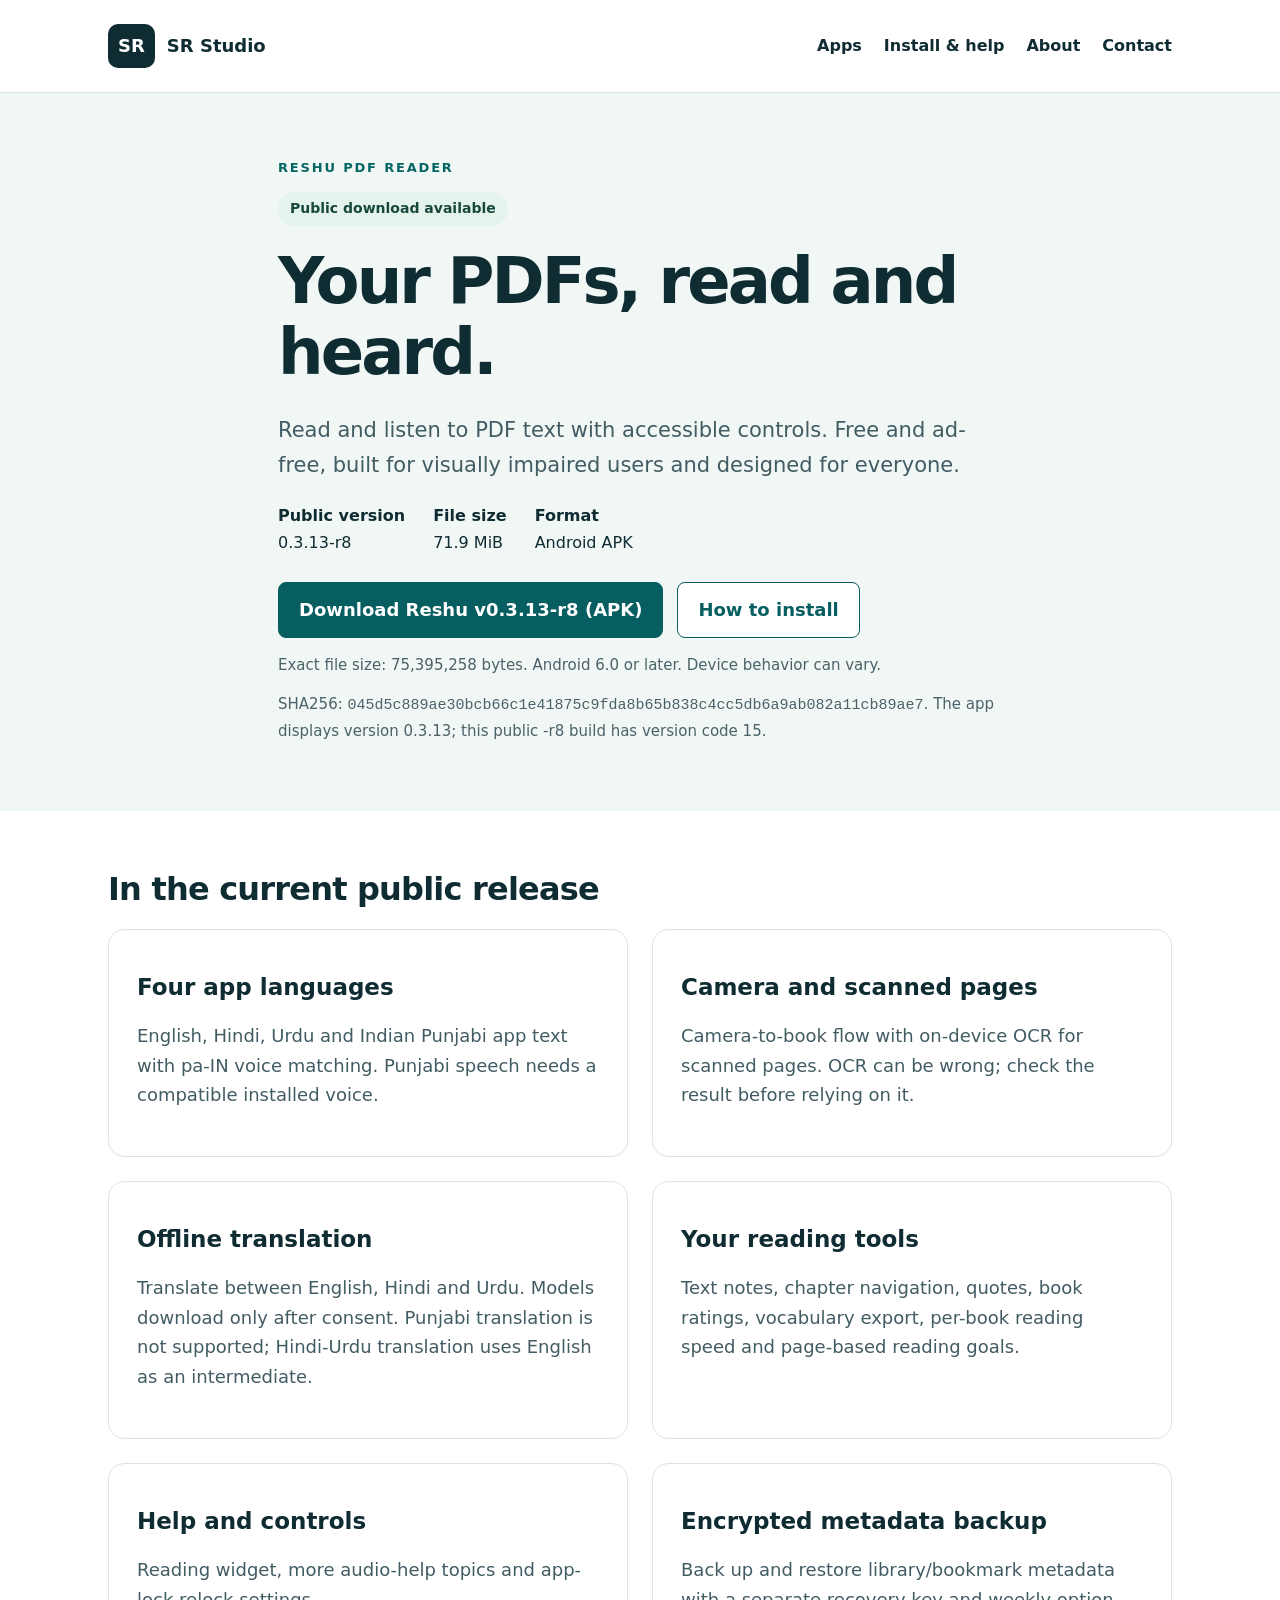
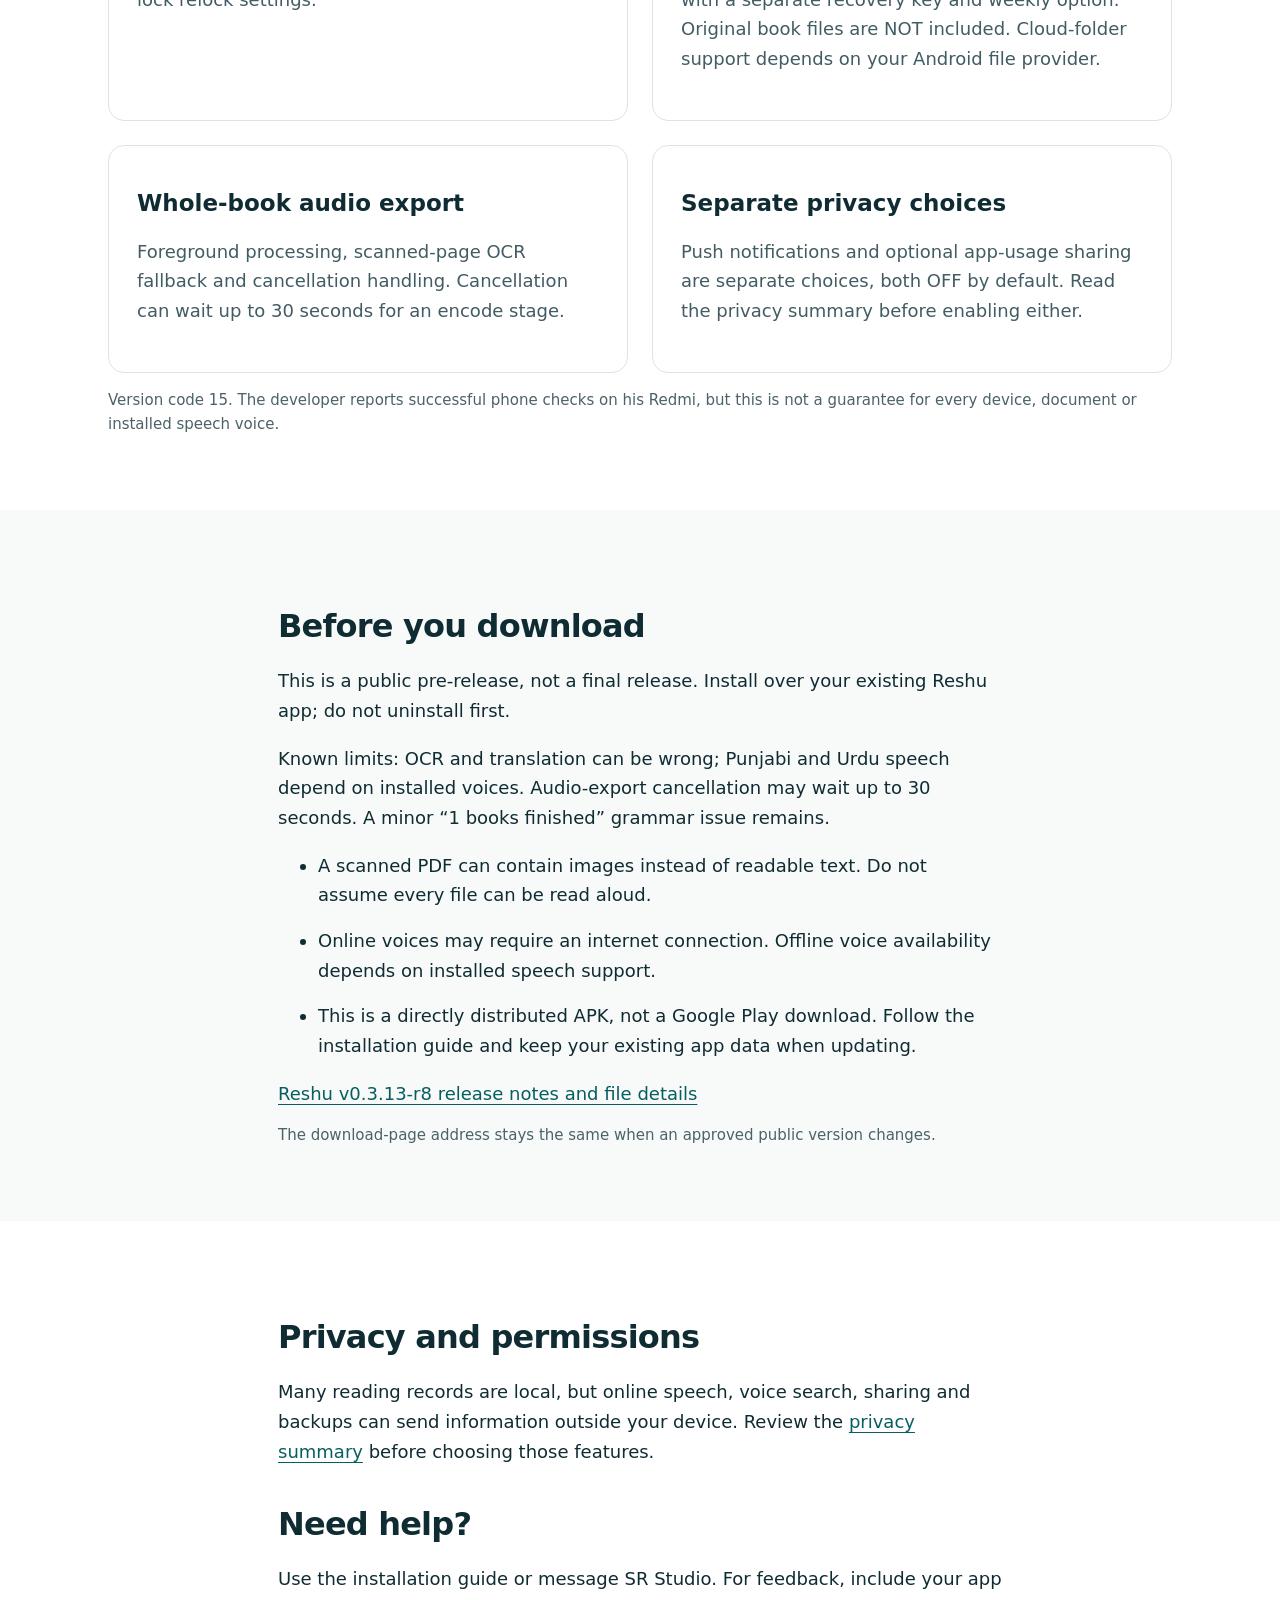
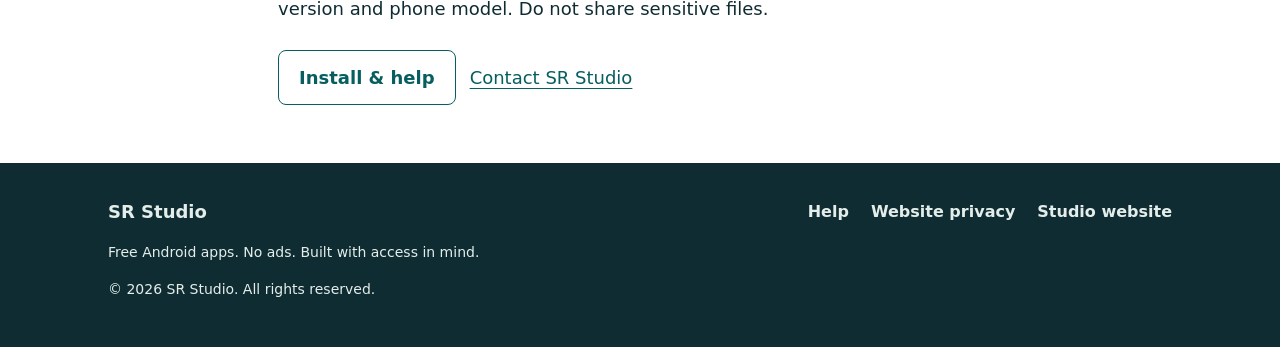
<file: reshu/index.html>
<!doctype html>
<html lang="en">
<head>
<meta charset="utf-8">
<meta http-equiv="Content-Security-Policy" content="default-src 'none'; style-src 'self'; img-src 'self'; font-src 'self'; base-uri 'none'; form-action 'none'; object-src 'none'; upgrade-insecure-requests">
<meta name="referrer" content="no-referrer">
<meta name="viewport" content="width=device-width,initial-scale=1">
<meta name="theme-color" content="#102c33">
<title>Reshu PDF Reader: details &amp; download | SR Studio</title>
<meta name="description" content="Download Reshu PDF Reader v0.3.13-r8 for Android. Check verified release features, file size, installation help and reading limitations.">
<link rel="canonical" href="https://razashane548-debug.github.io/srq-builds/reshu/">
<meta property="og:type" content="website">
<meta property="og:site_name" content="SR Studio">
<meta property="og:title" content="Reshu PDF Reader: details &amp; download">
<meta property="og:description" content="Download Reshu PDF Reader v0.3.13-r8 for Android. Check verified release features, file size, installation help and reading limitations.">
<meta property="og:url" content="https://razashane548-debug.github.io/srq-builds/reshu/">
<meta property="og:image" content="https://razashane548-debug.github.io/srq-builds/assets/social.png">
<meta property="og:image:alt" content="SR Studio: Good tools should work for everyone.">
<meta name="twitter:card" content="summary_large_image">
<link rel="icon" href="../assets/favicon.svg">
<link rel="stylesheet" href="../assets/site.css">
</head>
<body>
<a class="skip" href="#main">Skip to main content</a>
<header class="header">
<div class="wrap bar">
<a class="brand" href="../" aria-label="SR Studio home">
<span class="mark" aria-hidden="true">SR</span>SR Studio</a>
<nav aria-label="Main navigation">
<a href="../#apps">Apps</a>
<a href="../help/">Install &amp; help</a>
<a href="../#about">About</a>
<a href="../#contact">Contact</a>
</nav>
</div>
</header>
<main id="main">
<section class="hero">
<div class="wrap prose">
<p class="eyebrow">Reshu PDF Reader</p>
<span class="badge">Public download available</span>
<h1 class="app-title">Your PDFs, read and heard.</h1>
<p class="lead">Read and listen to PDF text with accessible controls. Free and ad-free, built for visually impaired users and designed for everyone.</p>
<ul class="facts">
<li>
<strong>Public version</strong>0.3.13-r8</li>
<li>
<strong>File size</strong>71.9 MiB</li>
<li>
<strong>Format</strong>Android APK</li>
</ul>
<div class="actions">
<a class="button primary" href="https://github.com/razashane548-debug/srq-builds/releases/download/reshu-v0.3.13-r8/Reshu-PDF-Reader-v0.3.13-r8.apk">Download Reshu v0.3.13-r8 (APK)</a>
<a class="button secondary" href="../help/">How to install</a>
</div>
<p class="fine">Exact file size: 75,395,258 bytes. Android 6.0 or later. Device behavior can vary.</p>
<p class="fine">SHA256: <code>045d5c889ae30bcb66c1e41875c9fda8b65b838c4cc5db6a9ab082a11cb89ae7</code>. The app displays version 0.3.13; this public -r8 build has version code 15.</p>
</div>
</section>
<section class="section">
<div class="wrap">
<h2>In the current public release</h2>
<div class="grid">
<article class="card">
<h3>Four app languages</h3>
<p>English, Hindi, Urdu and Indian Punjabi app text with pa-IN voice matching. Punjabi speech needs a compatible installed voice.</p>
</article>
<article class="card">
<h3>Camera and scanned pages</h3>
<p>Camera-to-book flow with on-device OCR for scanned pages. OCR can be wrong; check the result before relying on it.</p>
</article>
<article class="card">
<h3>Offline translation</h3>
<p>Translate between English, Hindi and Urdu. Models download only after consent. Punjabi translation is not supported; Hindi-Urdu translation uses English as an intermediate.</p>
</article>
<article class="card">
<h3>Your reading tools</h3>
<p>Text notes, chapter navigation, quotes, book ratings, vocabulary export, per-book reading speed and page-based reading goals.</p>
</article>
<article class="card">
<h3>Help and controls</h3>
<p>Reading widget, more audio-help topics and app-lock relock settings.</p>
</article>
<article class="card">
<h3>Encrypted metadata backup</h3>
<p>Back up and restore library/bookmark metadata with a separate recovery key and weekly option. Original book files are NOT included. Cloud-folder support depends on your Android file provider.</p>
</article>
<article class="card">
<h3>Whole-book audio export</h3>
<p>Foreground processing, scanned-page OCR fallback and cancellation handling. Cancellation can wait up to 30 seconds for an encode stage.</p>
</article>
<article class="card">
<h3>Separate privacy choices</h3>
<p>Push notifications and optional app-usage sharing are separate choices, both OFF by default. Read the privacy summary before enabling either.</p>
</article>
</div>
<p class="fine">Version code 15. The developer reports successful phone checks on his Redmi, but this is not a guarantee for every device, document or installed speech voice.</p>
</div>
</section>
<section class="section soft">
<div class="wrap prose">
<h2>Before you download</h2>
<p>This is a public pre-release, not a final release. Install over your existing Reshu app; do not uninstall first.</p>
<p>Known limits: OCR and translation can be wrong; Punjabi and Urdu speech depend on installed voices. Audio-export cancellation may wait up to 30 seconds. A minor “1 books finished” grammar issue remains.</p>
<ul class="steps">
<li>A scanned PDF can contain images instead of readable text. Do not assume every file can be read aloud.</li>
<li>Online voices may require an internet connection. Offline voice availability depends on installed speech support.</li>
<li>This is a directly distributed APK, not a Google Play download. Follow the installation guide and keep your existing app data when updating.</li>
</ul>
<a href="https://github.com/razashane548-debug/srq-builds/releases/tag/reshu-v0.3.13-r8">Reshu v0.3.13-r8 release notes and file details</a>
<p class="fine">The download-page address stays the same when an approved public version changes.</p>
</div>
</section>
<section class="section">
<div class="wrap prose">
<h2>Privacy and permissions</h2>
<p>Many reading records are local, but online speech, voice search, sharing and backups can send information outside your device. Review the <a href="../privacy/">privacy summary</a> before choosing those features.</p>
<h2>Need help?</h2>
<p>Use the installation guide or message SR Studio. For feedback, include your app version and phone model. Do not share sensitive files.</p>
<div class="actions">
<a class="button secondary" href="../help/">Install &amp; help</a>
<a href="../#contact">Contact SR Studio</a>
</div>
</div>
</section>
</main>
<footer class="footer">
<div class="wrap">
<div class="bar">
<strong>SR Studio</strong>
<nav aria-label="Footer navigation">
<a href="../help/">Help</a>
<a href="../privacy/">Website privacy</a>
<a href="https://srstudio.dpdns.org/">Studio website</a>
</nav>
</div>
<p>Free Android apps. No ads. Built with access in mind.</p>
<p>© 2026 SR Studio. All rights reserved.</p>
</div>
</footer>
</body>
</html>
</file>
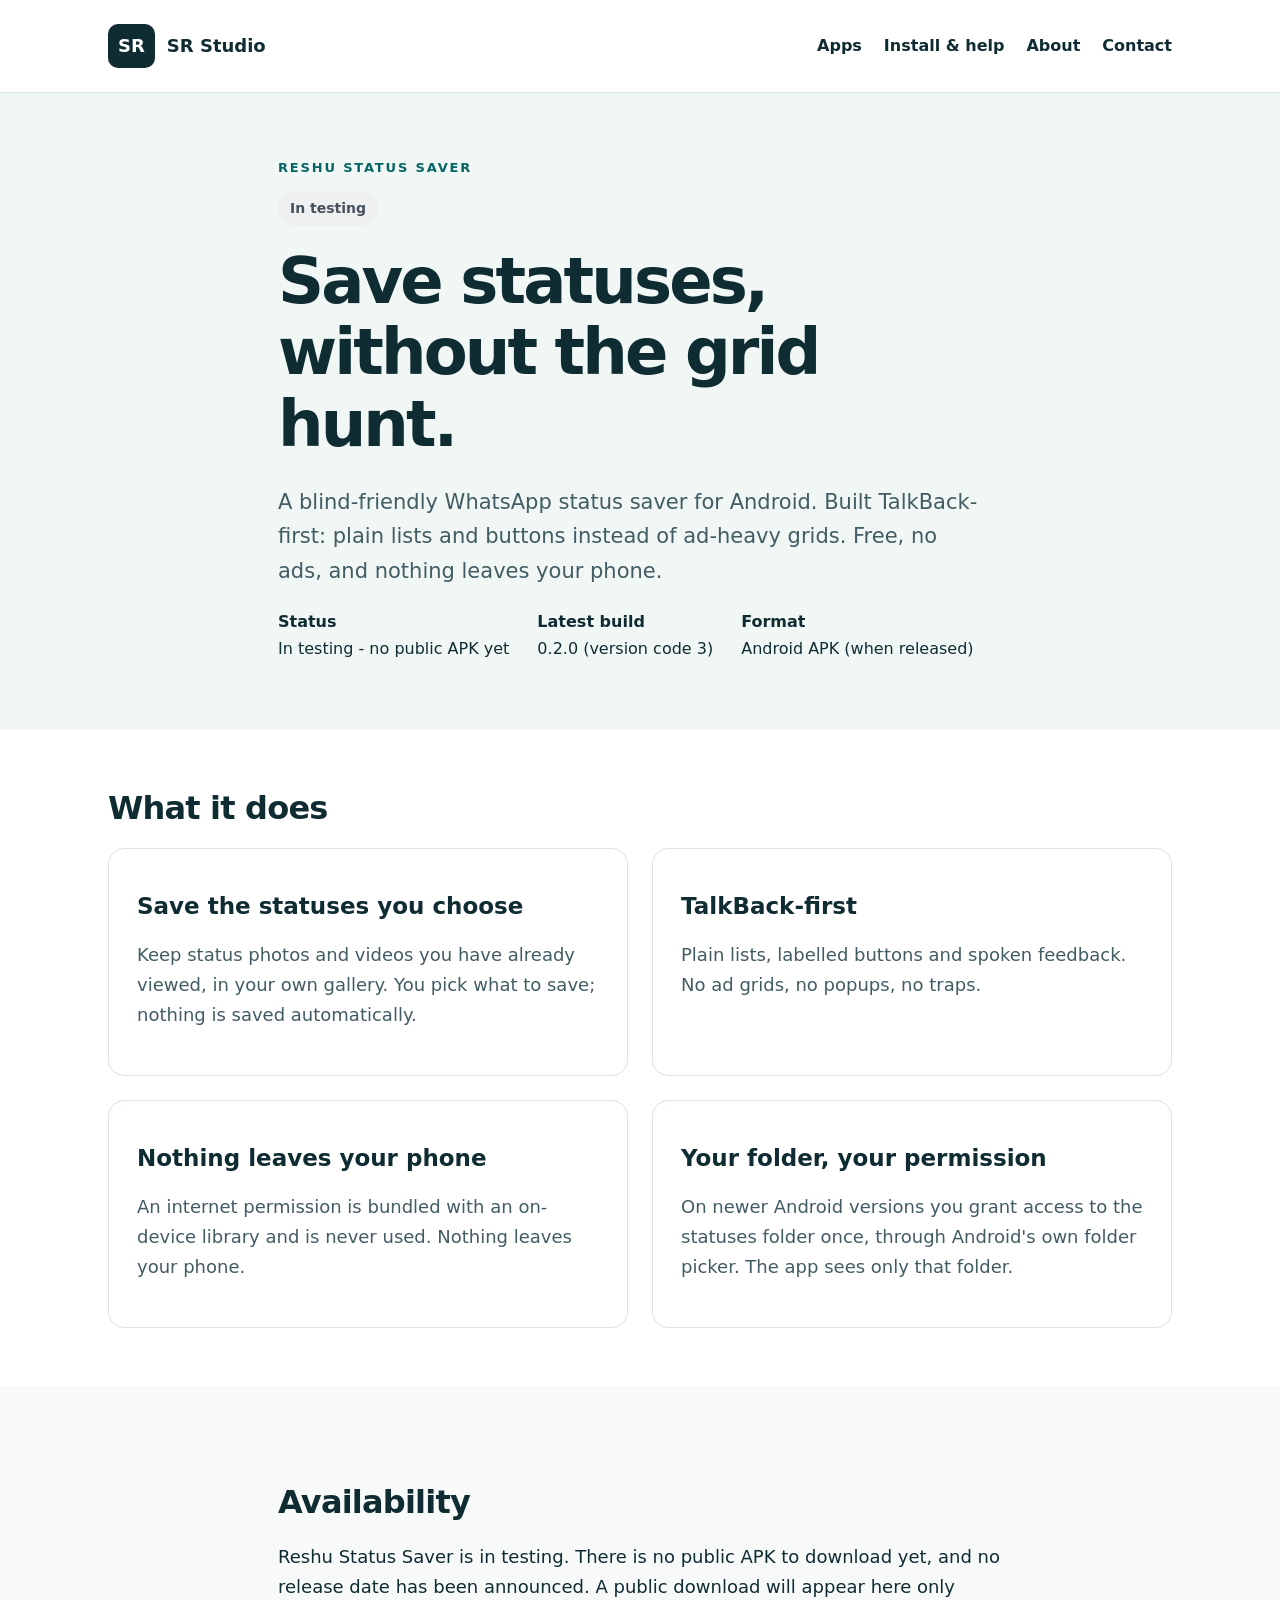
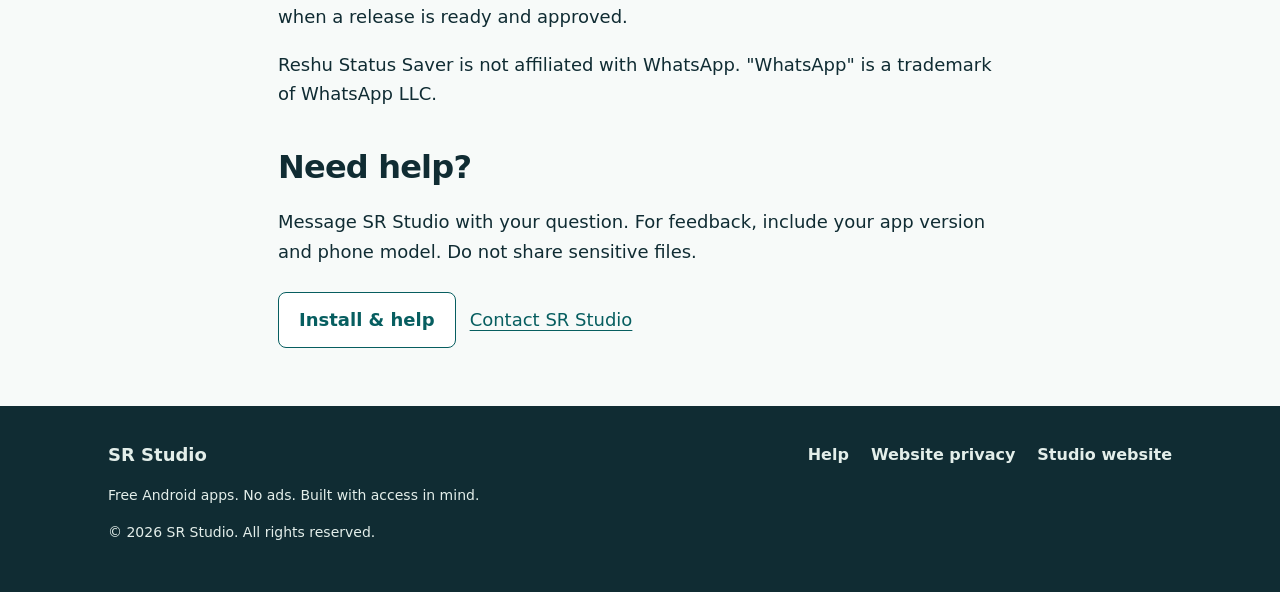
<file: statussaver/index.html>
<!doctype html>
<html lang="en">
<head>
<meta charset="utf-8">
<meta http-equiv="Content-Security-Policy" content="default-src 'none'; style-src 'self'; img-src 'self'; font-src 'self'; base-uri 'none'; form-action 'none'; object-src 'none'; upgrade-insecure-requests">
<meta name="referrer" content="no-referrer">
<meta name="viewport" content="width=device-width,initial-scale=1">
<meta name="theme-color" content="#102c33">
<title>Reshu Status Saver: in testing | SR Studio</title>
<meta name="description" content="Reshu Status Saver by SR Studio: a blind-friendly WhatsApp status saver for Android. TalkBack-first, fully offline, no ads. In testing; no public APK yet.">
<link rel="canonical" href="https://razashane548-debug.github.io/srq-builds/statussaver/">
<meta property="og:type" content="website">
<meta property="og:site_name" content="SR Studio">
<meta property="og:title" content="Reshu Status Saver: in testing">
<meta property="og:description" content="A blind-friendly WhatsApp status saver for Android. TalkBack-first, no ads; nothing leaves your phone.">
<meta property="og:url" content="https://razashane548-debug.github.io/srq-builds/statussaver/">
<meta property="og:image" content="https://razashane548-debug.github.io/srq-builds/assets/social.png">
<meta property="og:image:alt" content="SR Studio: Good tools should work for everyone.">
<meta name="twitter:card" content="summary_large_image">
<link rel="icon" href="../assets/favicon.svg">
<link rel="stylesheet" href="../assets/site.css">
</head>
<body>
<a class="skip" href="#main">Skip to main content</a>
<header class="header">
<div class="wrap bar">
<a class="brand" href="../" aria-label="SR Studio home">
<span class="mark" aria-hidden="true">SR</span>SR Studio</a>
<nav aria-label="Main navigation">
<a href="../#apps">Apps</a>
<a href="../help/">Install &amp; help</a>
<a href="../#about">About</a>
<a href="../#contact">Contact</a>
</nav>
</div>
</header>
<main id="main">
<section class="hero">
<div class="wrap prose">
<p class="eyebrow">Reshu Status Saver</p>
<span class="badge neutral">In testing</span>
<h1 class="app-title">Save statuses, without the grid hunt.</h1>
<p class="lead">A blind-friendly WhatsApp status saver for Android. Built TalkBack-first: plain lists and buttons instead of ad-heavy grids. Free, no ads, and nothing leaves your phone.</p>
<ul class="facts">
<li>
<strong>Status</strong>In testing - no public APK yet</li>
<li>
<strong>Latest build</strong>0.2.0 (version code 3)</li>
<li>
<strong>Format</strong>Android APK (when released)</li>
</ul>
</div>
</section>
<section class="section">
<div class="wrap">
<h2>What it does</h2>
<div class="grid">
<article class="card">
<h3>Save the statuses you choose</h3>
<p>Keep status photos and videos you have already viewed, in your own gallery. You pick what to save; nothing is saved automatically.</p>
</article>
<article class="card">
<h3>TalkBack-first</h3>
<p>Plain lists, labelled buttons and spoken feedback. No ad grids, no popups, no traps.</p>
</article>
<article class="card">
<h3>Nothing leaves your phone</h3>
<p>An internet permission is bundled with an on-device library and is never used. Nothing leaves your phone.</p>
</article>
<article class="card">
<h3>Your folder, your permission</h3>
<p>On newer Android versions you grant access to the statuses folder once, through Android's own folder picker. The app sees only that folder.</p>
</article>
</div>
</div>
</section>
<section class="section soft">
<div class="wrap prose">
<h2>Availability</h2>
<p>Reshu Status Saver is in testing. There is no public APK to download yet, and no release date has been announced. A public download will appear here only when a release is ready and approved.</p>
<p>Reshu Status Saver is not affiliated with WhatsApp. "WhatsApp" is a trademark of WhatsApp LLC.</p>
<h2>Need help?</h2>
<p>Message SR Studio with your question. For feedback, include your app version and phone model. Do not share sensitive files.</p>
<div class="actions">
<a class="button secondary" href="../help/">Install &amp; help</a>
<a href="../#contact">Contact SR Studio</a>
</div>
</div>
</section>
</main>
<footer class="footer">
<div class="wrap">
<div class="bar">
<strong>SR Studio</strong>
<nav aria-label="Footer navigation">
<a href="../help/">Help</a>
<a href="../privacy/">Website privacy</a>
<a href="https://srstudio.dpdns.org/">Studio website</a>
</nav>
</div>
<p>Free Android apps. No ads. Built with access in mind.</p>
<p>© 2026 SR Studio. All rights reserved.</p>
</div>
</footer>
</body>
</html>
</file>
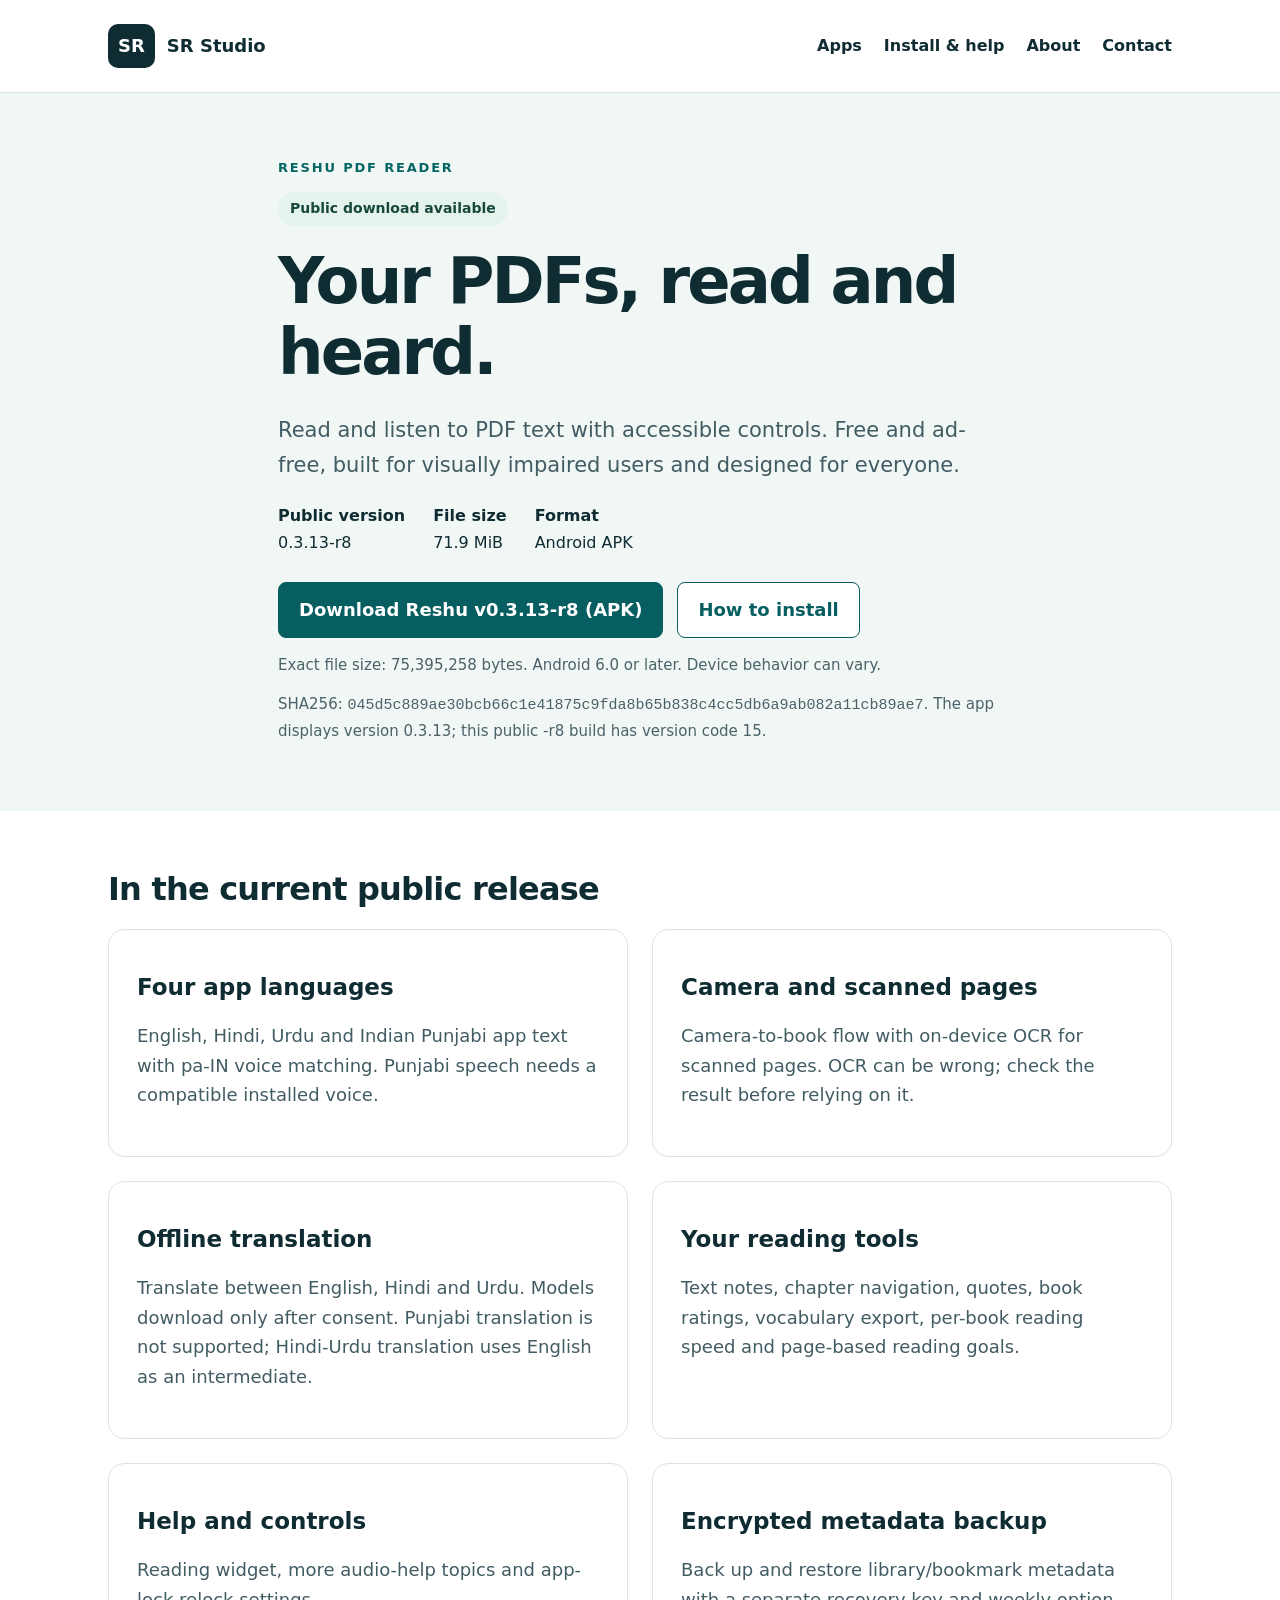
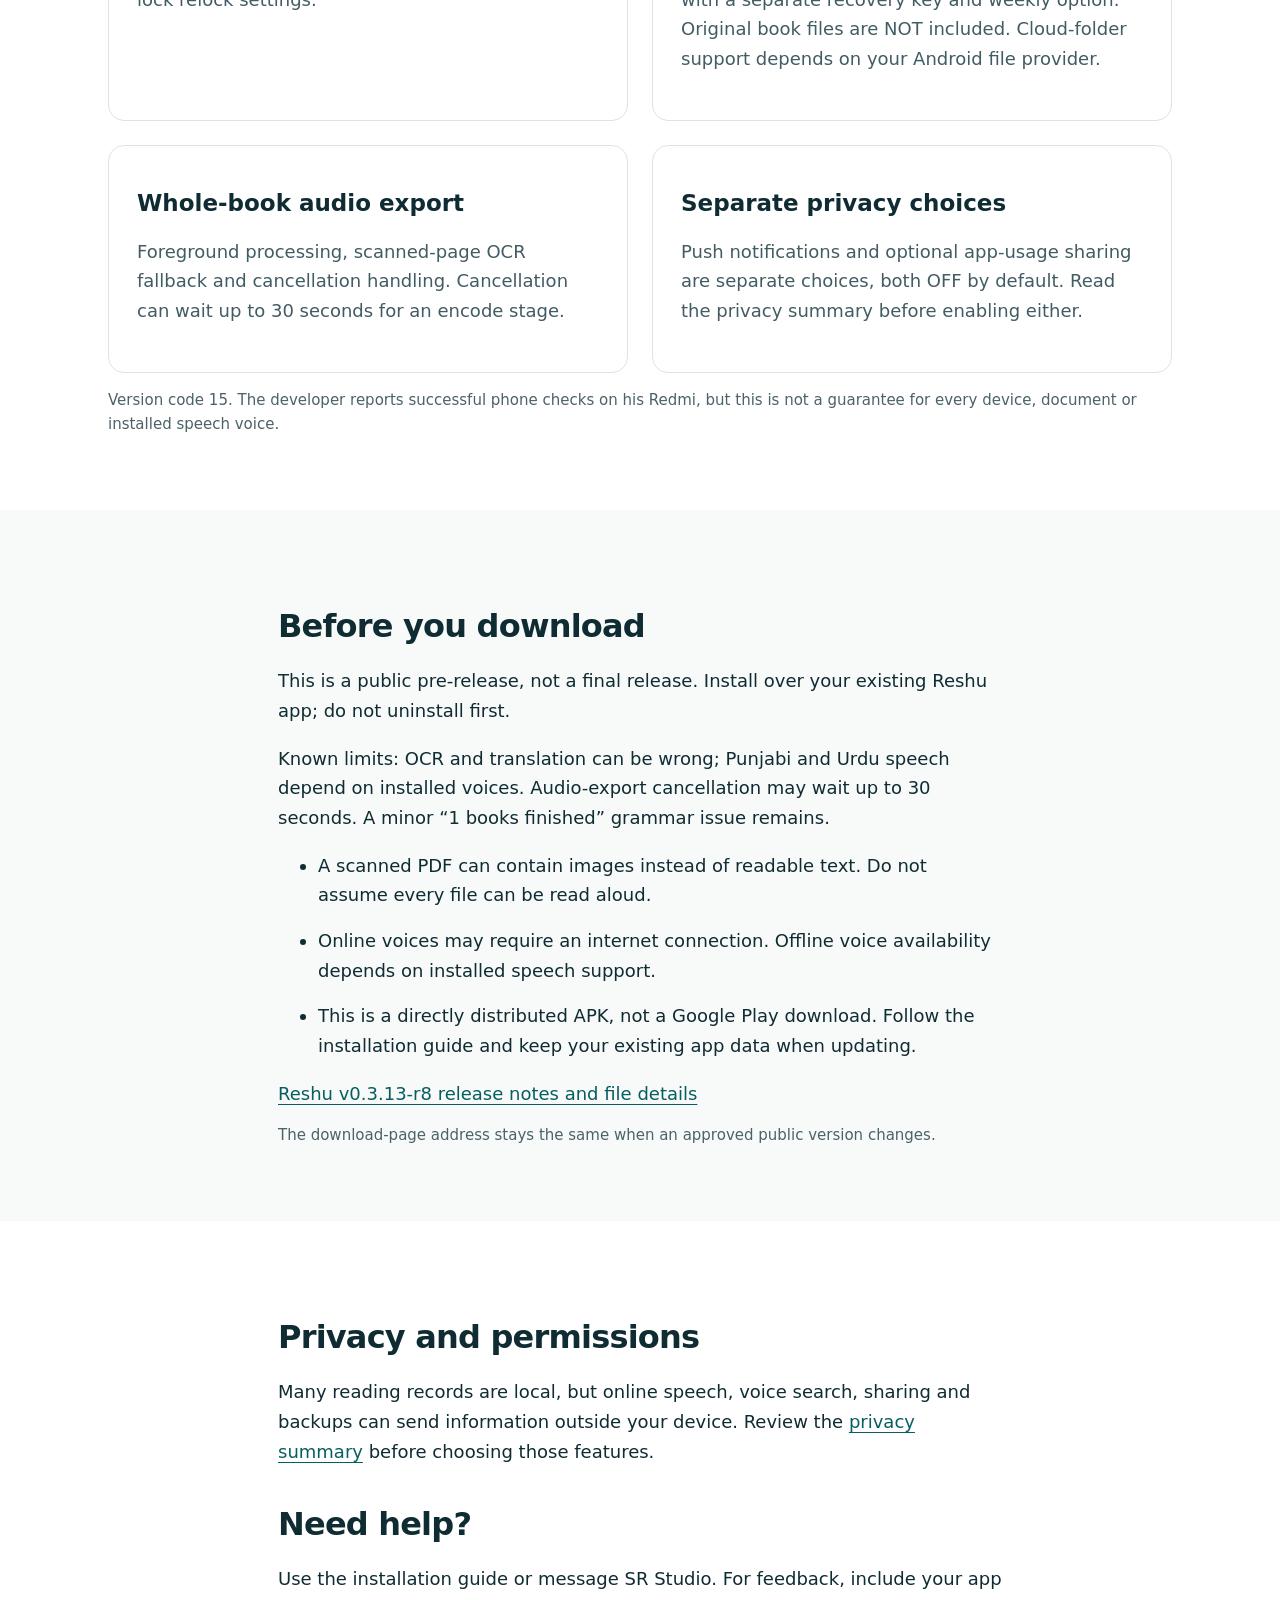
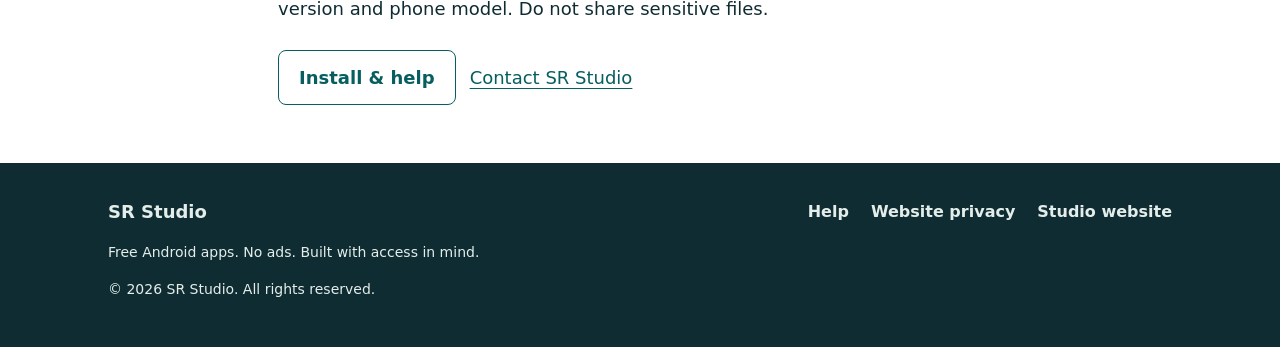
<file: reshu/reshu/index.html>
<!doctype html>
<html lang="en"><head><meta charset="utf-8">
<meta http-equiv="Content-Security-Policy" content="default-src 'none'; style-src 'self'; img-src 'self'; font-src 'self'; base-uri 'none'; form-action 'none'; object-src 'none'; upgrade-insecure-requests">
<meta name="referrer" content="no-referrer">
<meta name="viewport" content="width=device-width, initial-scale=1">
<meta http-equiv="refresh" content="0;url=../">
<link rel="canonical" href="https://razashane548-debug.github.io/srq-builds/reshu/">
<title>Reshu downloads have moved | SR Studio</title>
</head><body><main><h1>Reshu PDF Reader downloads</h1><p><a href="../">Open the current official download page</a>.</p></main></body></html>
</file>
<file: assets/site.css>
*{box-sizing:border-box}html{scroll-behavior:smooth}body{margin:0;background:#fff;color:#102c33;font:18px/1.65 system-ui,sans-serif}a{color:#075e60;text-underline-offset:4px}a:hover{text-decoration-thickness:2px}a:focus-visible,button:focus-visible,summary:focus-visible{outline:3px solid #a34d00;outline-offset:4px}.skip{position:absolute;top:-100px;left:12px;background:white;padding:12px;z-index:10}.skip:focus{top:8px}.wrap{max-width:1120px;margin:auto;padding:0 28px}.header{border-bottom:1px solid #dce5e4}.bar{display:flex;justify-content:space-between;align-items:center;gap:24px;min-height:92px;flex-wrap:wrap;padding-top:18px;padding-bottom:18px}.brand{font-weight:800;text-decoration:none;color:#102c33;display:flex;align-items:center;gap:12px}.mark{background:#102c33;color:white;border-radius:10px;padding:7px 10px}nav{display:flex;gap:22px;flex-wrap:wrap}nav a{font-size:16px;font-weight:650;text-decoration:none;color:#102c33}.hero{padding:64px 0 52px;background:#f1f7f5}.hero-grid{display:grid;grid-template-columns:1.4fr 1fr;gap:48px;align-items:center}.eyebrow{color:#076565;font-size:13px;font-weight:750;letter-spacing:.14em;text-transform:uppercase;margin:0 0 14px}h1{font-size:clamp(36px,5vw,64px);line-height:1.12;letter-spacing:-.045em;margin:0 0 24px;max-width:760px}h2{font-size:32px;line-height:1.25;letter-spacing:-.025em;margin:0 0 20px}h3{font-size:23px;line-height:1.35;margin:14px 0}.lead{font-size:21px;color:#425c63;max-width:700px}.actions{display:flex;flex-wrap:wrap;gap:14px;align-items:center;margin-top:26px}.button{display:inline-flex;align-items:center;justify-content:center;min-height:48px;padding:12px 20px;border-radius:8px;border:1px solid #075e60;font-weight:700;text-decoration:none}.primary{background:#075e60;color:#fff}.secondary{background:#fff;color:#075e60}.badge{display:inline-block;background:#e5f3ed;color:#17473d;border-radius:30px;padding:5px 12px;font-size:14px;font-weight:650}.badge.neutral{background:#eef0f2;color:#45505b}.identity{background:#102c33;border-radius:24px;padding:44px 32px;color:white}.identity .big{font-size:86px;font-weight:850;letter-spacing:-.07em;line-height:1.1}.identity .big span{color:#80dbbe}.identity p{font-size:17px;color:#dbece7}.section{padding:58px 0}.soft{background:#f7faf9}.grid{display:grid;grid-template-columns:1fr 1fr;gap:24px}.card{border:1px solid #dce5e4;border-radius:16px;padding:28px;background:white}.card p{color:#425c63}.facts{display:flex;flex-wrap:wrap;gap:14px 28px;padding:0;list-style:none;font-size:16px}.facts strong{display:block;color:#102c33}.fine{font-size:15px;color:#4b6269}.note{border-left:4px solid #075e60;background:#f1f7f5;padding:16px 20px}.prose{max-width:780px}.prose h2{margin-top:38px}.steps li{margin-bottom:16px}.faq details{border-bottom:1px solid #dce5e4;padding:18px 0}.faq summary{cursor:pointer;font-weight:650;min-height:44px}.footer{background:#102c33;color:#e3eeea;padding:34px 0}.footer a{color:#e3eeea}.footer .bar{min-height:0;padding:0}.footer p{font-size:14px}.link-list li{margin:12px 0}@media(max-width:700px){.wrap{padding:0 20px}.bar{gap:18px}nav{gap:12px 18px}.hero{padding:40px 0}.hero-grid,.grid{grid-template-columns:1fr;gap:24px}.identity{padding:28px}.identity .big{font-size:64px}.section{padding:40px 0}h2{font-size:28px}.lead{font-size:19px}.card{padding:22px}.button{width:100%}.actions{align-items:stretch}nav a{padding:5px 0}}@media(prefers-reduced-motion:reduce){html{scroll-behavior:auto}}
/* Keep app-title spacing under the script-free content policy. */
.app-title { margin-top: 20px; }
</file>
